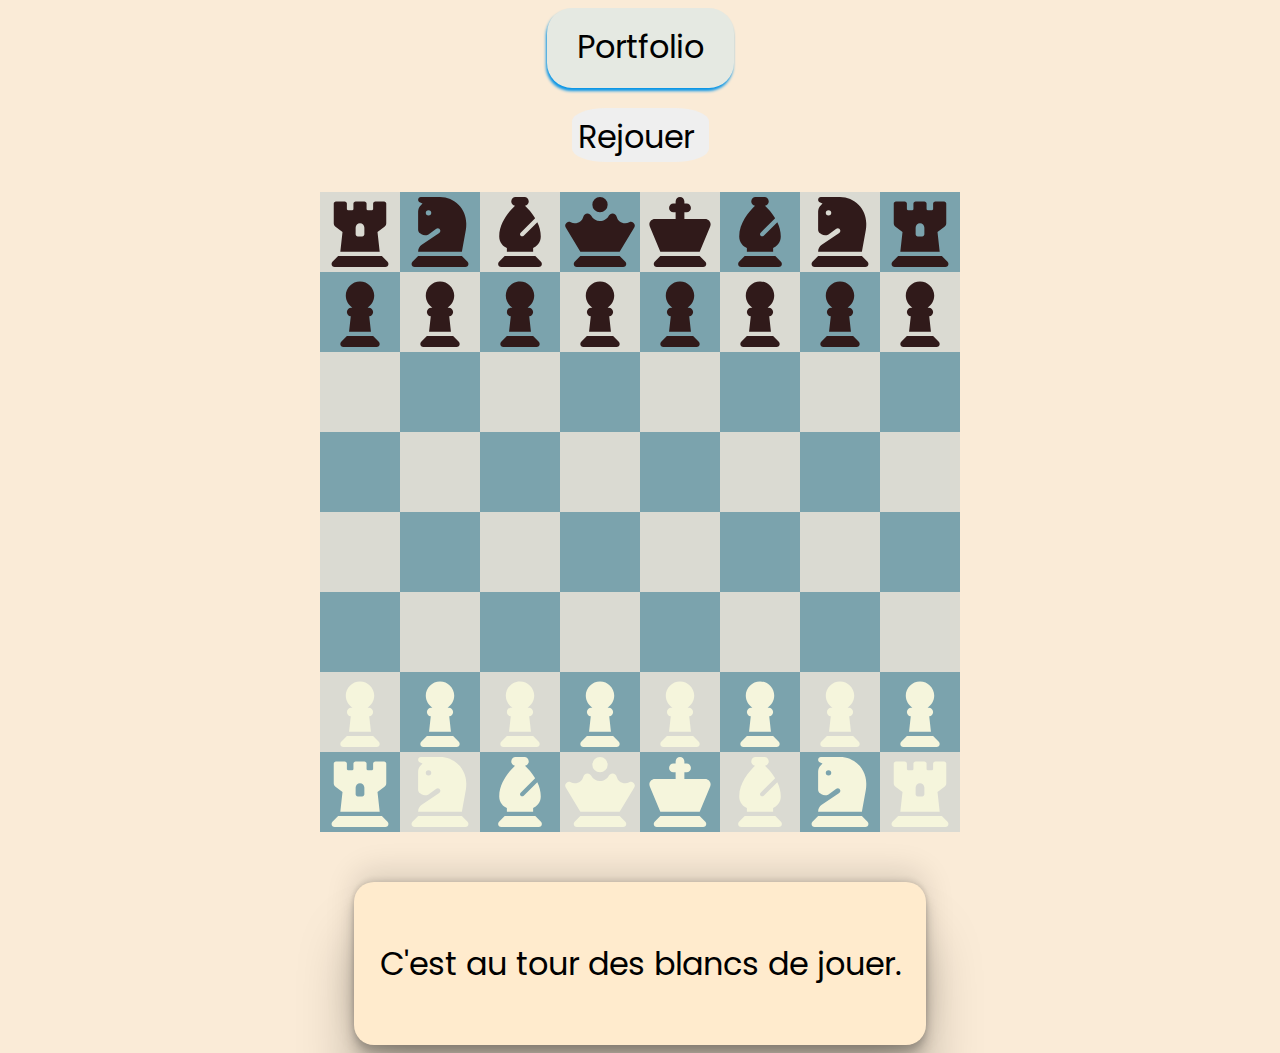
<file: Chess/index.html>
<!DOCTYPE html>
<html lang="en">
<head>
    <meta charset="UTF-8">
    <meta name="viewport" content="width=device-width, initial-scale=1.0">
    <link rel="stylesheet" href="style.css">
    <link rel="icon" href="../img/chess.png">
     <script defer src="piece.js" ></script>
    <script defer src="app.js" ></script>
    <title>Jeu d'echec</title>
    
</head>
<body>
    <a href="https://mohamedguell.github.io/Portfolio/" class="clique"> Portfolio</a>
    	
<input id="refresh" type="button" onclick='window.location.reload(false)' value="Rejouer "/>
 
<div id="gameboard"> 
    <audio id="pieceDsound" src="./sound&image/piece-drop.wav"></audio>
    <audio id="pieceTsound" src="./sound&image/capture.mp3"></audio>
</div>
<div class="txtBox">
    <p >C'est au tour des <span id="player"></span>  de jouer.</p>
    <p id="info-display"></p>
</div>

   

</body>
</html>
</file>
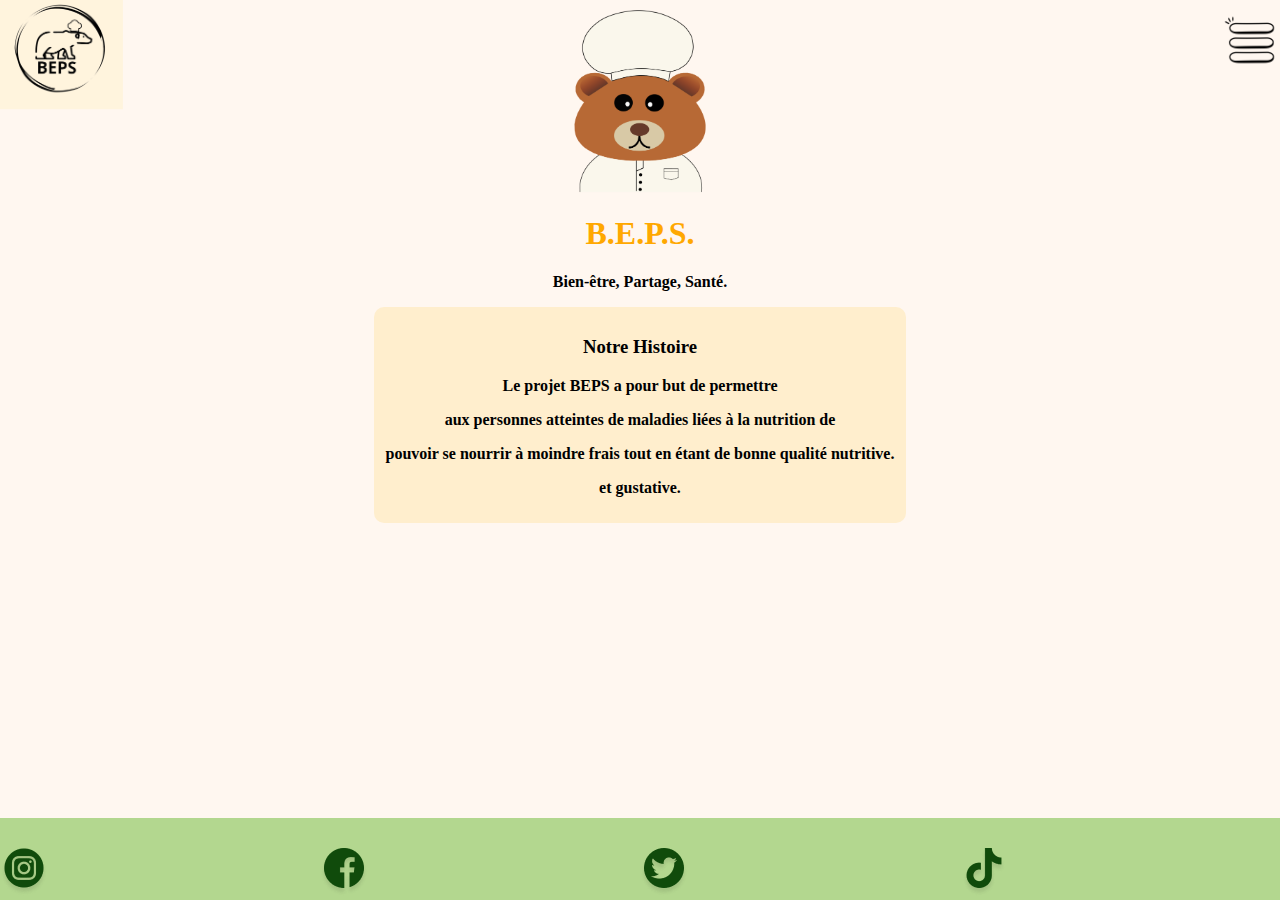
<file: Beps/mainPage.html>
<!DOCTYPE html>
<html lang="en">
<head>
    <meta charset="UTF-8">
    <meta name="viewport" content="width=device-width, initial-scale=1.0">
    <title>BEPS</title>
    <link rel="stylesheet" href="./mainPage.css">
    <link rel="icon" href="./image/teddy_bear.png">
    <script src="./java.js" defer></script>
</head>
<body>
    <div class="Header">
    <a href="https://mohamedguell.github.io/Portfolio/" class="clique"> Portfolio</a>
        <!-- Section maladies -->
        <div class="maladies">
            <a class="clique" href="./diabète/Diabète.html"> <img src="./image/diab-log.png" alt=""> Diabète  </a>
            <a class="clique" href="./Anémie/Anémie.html"><img src="./image/ané-log.png" alt=""> Anémie</a>
        </div>
        <div class="lCen">
            <a href="./mainPage.html"> <img class="Logo" src="./image/logo_ours.png" alt=""> </a>
        </div>
        
        <!-- Section liens -->
        <div class="liens">
            <div class="defil">
                     
                <button class="C"><img src="./image/contact-log.png" alt="">Contact</button> 
                
                    <center>
                        <button class="sousC"><a href="">Tel : +33 951453761</a></button>
                        <button class="sousC"><a href="">Mail : bienetre.partage.sante@gmail.com</a></button>
                    </center>
            </div>
            <a class="clique" href="./Liens-utiles/liensutiles.html"><img src="./image/liens-log.png" alt=""> Liens utiles</a>
            <div class="defil">
                
                        <button class="ML" > <img src="./image/liste-log.png" alt="">Ma liste</button> 
                    <center>
                        <button class="sousML"><a href="">MilleFeuille </a></button>
                        <button class="sousML"><a href="">Salade d'épinard </a></button>
                    </center>
                    
                
            </div>
            
        </div>

        <div class="phoneMenu" >
            
            <ul>
                <li><a href="../index.html">Portfolio</a></li>
                <li><a href="./diabète/Diabète.html">Diabète</a></li>
                <li><a href="./Anémie/Anémie.html">Anémie</a></li>
                <li><a href="#">Contact</a></li>
                <li><a href="./Liens-utiles/liensutiles.html">Liens utiles </a></li>
                <li><a href="#">Ma liste</a></li>
            </ul>
       </div>
       <nav>
            <div class="Hmenu">
                <img src="./image/menu.png" alt="">
              
            </div>
       </nav>
       

    </div>
    <div class="page">
        <!-- Contenu de la page -->
 <!-- Image de l'ourson -->
 <img class="ourson" src="./image/teddy_bear.png" alt="">
    
 <!-- Titre principal -->
 <h1 class="BEPS">B.E.P.S.</h1>

 <!-- Section "Bien-être, Partage, Santé." -->
 <center>
     <p class="Bien"> Bien-être, Partage, Santé.</p>
 </center>

 <!-- Bloc de texte -->
 <div class="blocTxt">
     <!-- Titre -->
     <h3>Notre Histoire</h3>
     <!-- Paragraphe sur l'histoire de BEPS -->
     <p class="projTxt">Le projet BEPS a pour but de permettre</p>
     <p class="projTxt">aux personnes atteintes de maladies liées à la nutrition de</p>         
     <p class="projTxt">pouvoir se nourrir à moindre frais tout en étant de bonne qualité nutritive.</p>        
     <p class="projTxt">et gustative.</p>        
 </div>


    </div>

   
    <!-- Pied de page -->
    <div class="footer">
        <!-- Liens vers les réseaux sociaux -->
        <a class="icon-link" href="https://www.instagram.com/_____beps_____/"><img src="./image/instagram 1.png" alt=""></a>
        <a class="icon-link" href=" https://www.facebook.com/profile.php?id=61553080681782"><img src="./image/facebook 1.png" alt=""></a>
        <a class="icon-link" href=""><img src="./image/twitter 1.png" alt=""></a>
        <a class="icon-link" href=""><img src="./image/tic-tac 1.png" alt=""></a>
    </div>
</body>
</html>
</file>
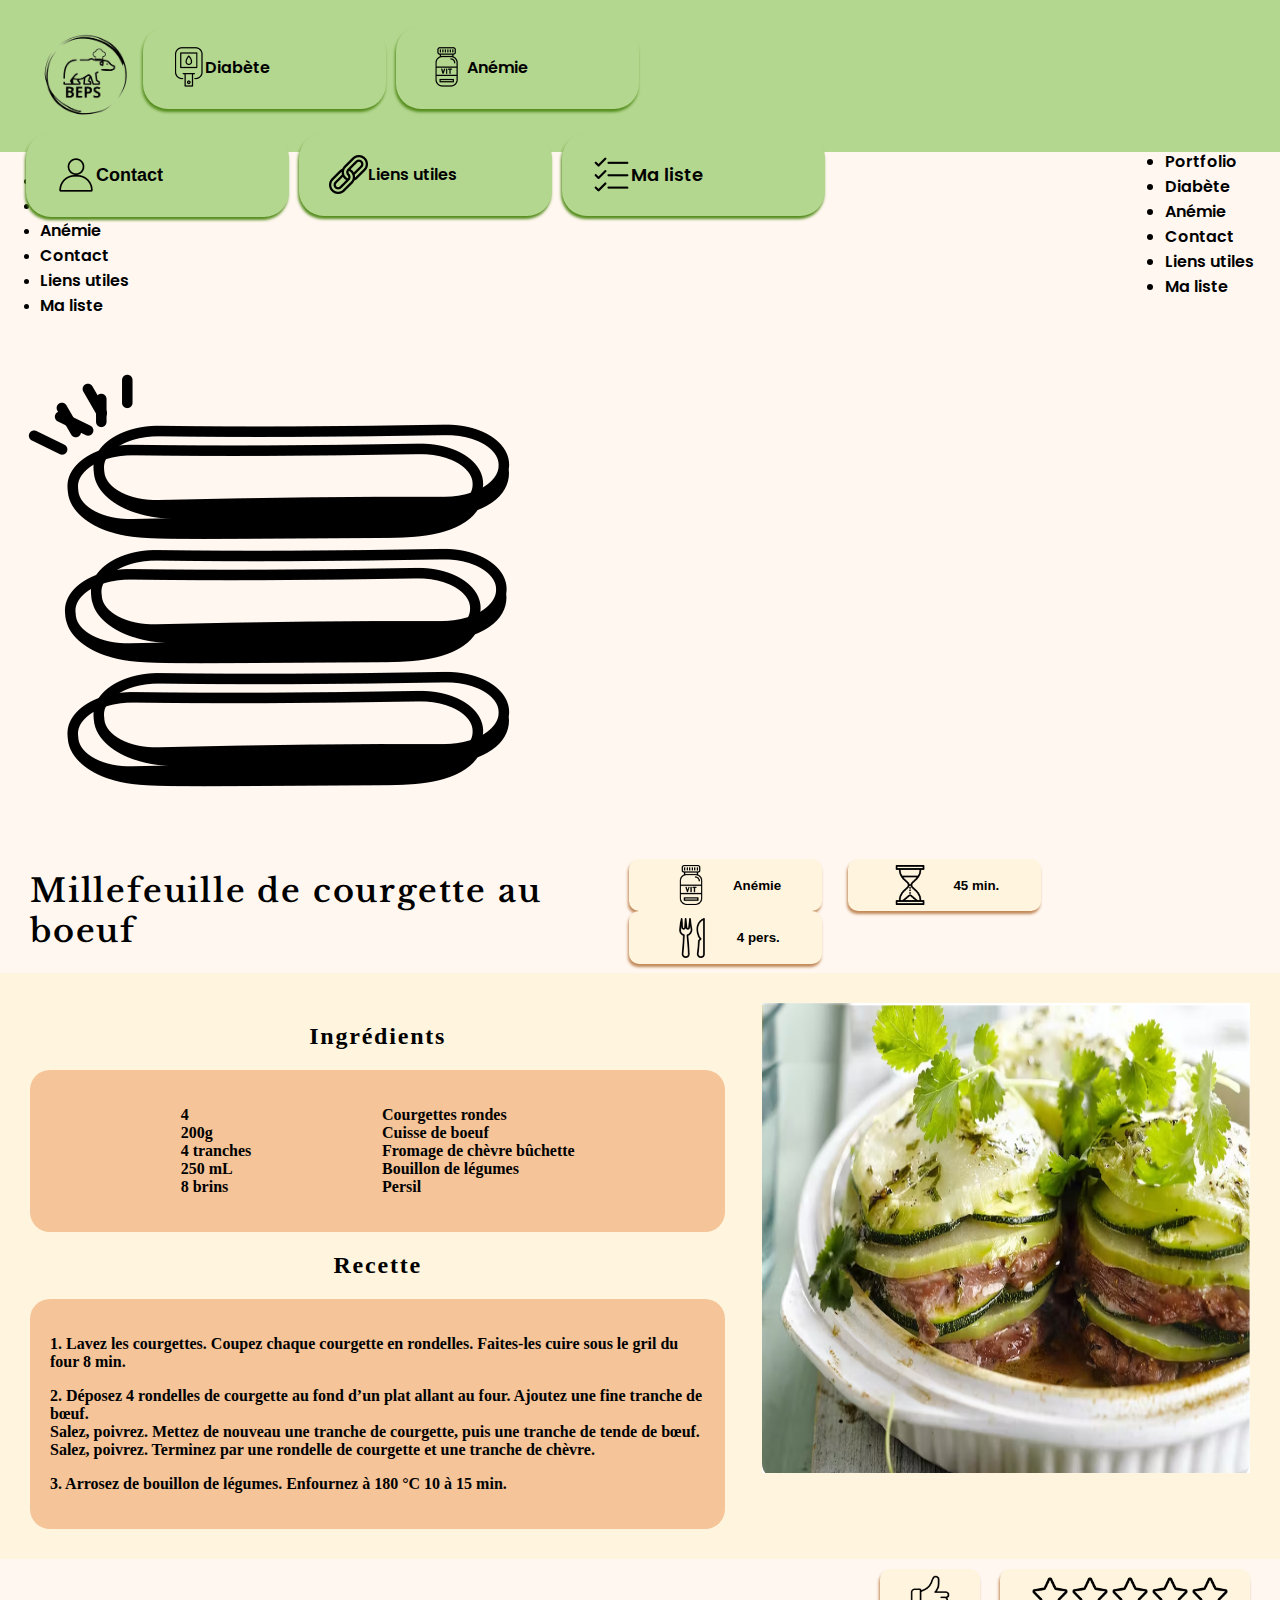
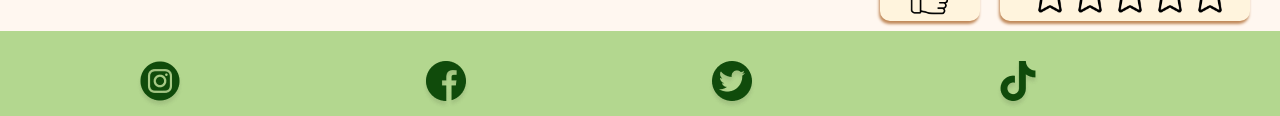
<file: Beps/Anémie/recette3.html>
<!DOCTYPE html>
<html lang="en">
<head>
    <meta charset="UTF-8">
    <meta http-equiv="X-UA-Compatible" content="IE=edge">
    <meta name="viewport" content="width=device-width, initial-scale=1.0">
    <title>Millefeuille de courgette au boeuf</title>
    <link rel="stylesheet" href="stylerecette3.css">
    <script src="scriptrecette1.js" defer></script>
    <script src="../java.js" defer></script>

</head>
              
<div class="Header">
    <!-- Section maladies -->
    <div class="maladies">
        <a href="../mainPage.html"> <img class="Logo" src="../image/logo_ours.png" alt=""> </a>
        <a class="clique" href="../diabète/Diabète.html"> <img src="../image/diab-log.png" alt=""> Diabète  </a>
        <a class="clique" href="./Anémie.html"><img src="../image/ané-log.png" alt=""> Anémie</a>
    </div>
    <!-- Section liens -->
    <div class="liens">
        <div class="defil">
                 
            <button class="C"><img src="../image/contact-log.png" alt="">Contact</button> 
            
                <center>
                    <button class="sousC"><a href="">Tel : +33 951453761</a></button>
                    <button class="sousC"><a href="">Mail : bienetre.partage.sante@gmail.com</a></button>
                </center>
        </div>
        <a class="clique" href="../Liens-utiles/liensutiles.html"><img src="../image/liens-log.png" alt=""> Liens utiles</a>
        <div class="defil">
            
                    <button class="ML" > <img src="../image/liste-log.png" alt="">Ma liste</button> 
                <center>
                    <button class="sousML"><a href="">MilleFeuille </a></button>
                    <button class="sousML"><a href="">Salade d'épinard </a></button>
                </center>
                
            
        </div>
        
    </div>


<div class="phoneMenu" >
    
    <ul>
        <li><a href="../../index.html">Portfolio</a></li>
        <li><a href="../diabète/Diabète.html">Diabète</a></li>
        <li><a href="../Anémie/Anémie.html">Anémie</a></li>
        <li><a href="#">Contact</a></li>
        <li><a href="../Liens-utiles/liensutiles.html">Liens utiles </a></li>
        <li><a href="#">Ma liste</a></li>
    </ul>
</div>
<nav>
    <div class="Hmenu">
        <img src="../image/menu.png" alt="">
      
    </div>
</nav>
</div>
<div class="phoneMenu" >
       
    <ul>
        <li><a href="../index.html">Portfolio</a></li>
        <li><a href="./diabète/Diabète.html">Diabète</a></li>
        <li><a href="./Anémie/Anémie.html">Anémie</a></li>
        <li><a href="#">Contact</a></li>
        <li><a href="./Liens-utiles/liensutiles.html">Liens utiles </a></li>
        <li><a href="#">Ma liste</a></li>
    </ul>
</div>
<nav>
    <div class="Hmenu">
        <img src="../image/menu.png" alt="">
      
    </div>
</nav>

<div class="page">
<div class="titrerecette">
    <h1>Millefeuille de courgette au boeuf</h1>
    <div class="inforecette">
        <button><img class="imagerecette" src="../image/vitamines noir.png" alt=""> Anémie</button>
        <button><img class="imagerecette" src="../image/sablier noir.png" alt=""> 45 min.</button>
        <button><img class="imagerecette" src="../image/couverts noirs.png" alt=""> 4 pers.</button>
    </div>
</div>

<div class="recette">
    <div class="blocgauche">
        <div class="blochaut">
            <h2>Ingrédients</h2>
            <div class="blocingredient">
                <div class="quantite">
                    <p>4 <br>200g <br>4 tranches <br>250 mL <br>8 brins</p>
                </div>
                <div class="ingredient1">
                    <p>Courgettes rondes <br>Cuisse de boeuf <br>Fromage de chèvre bûchette <br>Bouillon de légumes <br>Persil</p>
                </div>
            </div>
        </div>


        <div class="blocbas">
            <h2>Recette</h2>
            <div class="blocrecette">
                <div class="etape">
                <p>1. Lavez les courgettes. Coupez chaque courgette en rondelles. Faites-les cuire sous le gril du four 8 min.</p><p>2. Déposez 4 rondelles de courgette au fond d’un plat allant au four. Ajoutez une fine tranche de bœuf. <br>Salez, poivrez. Mettez de nouveau une tranche de courgette, puis une tranche de tende de bœuf. Salez, poivrez. Terminez par une rondelle de courgette et une tranche de chèvre. </p><p>3. Arrosez de bouillon de légumes. Enfournez à 180 °C 10 à 15 min.</p>
                </div>
            </div>
        </div>
    </div>

<img class="photorecette" src="../image/millefeuillecourgette.png" alt="">
</div>
<div class="ligne"> 

<div class="basrecette">
    <button class="like" id="likeButton">
        <img class="imagerecette" src="../image/jaime.png" alt="" id="likeIcon">
    </button>

    <button class="etoile" id="etoileButton">
        <img class="star" src="../image/etoilevide.png" alt="">
        <img class="star" src="../image/etoilevide.png" alt="">
        <img class="star" src="../image/etoilevide.png" alt="">
        <img class="star" src="../image/etoilevide.png" alt="">
        <img class="star" src="../image/etoilevide.png" alt="">
      </button>



</div>
</div>
<div class="footer">
    <!-- Liens vers les réseaux sociaux -->
    <a class="icon-link" href="https://www.instagram.com/_____beps_____/"><img src="../image/instagram 1.png" alt=""></a>
    <a class="icon-link" href=" https://www.facebook.com/profile.php?id=61553080681782"><img src="../image/facebook 1.png" alt=""></a>
    <a class="icon-link" href=""><img src="../image/twitter 1.png" alt=""></a>
    <a class="icon-link" href=""><img src="../image/tic-tac 1.png" alt=""></a>
</div>
</div>


    
</body>
</html>
</file>
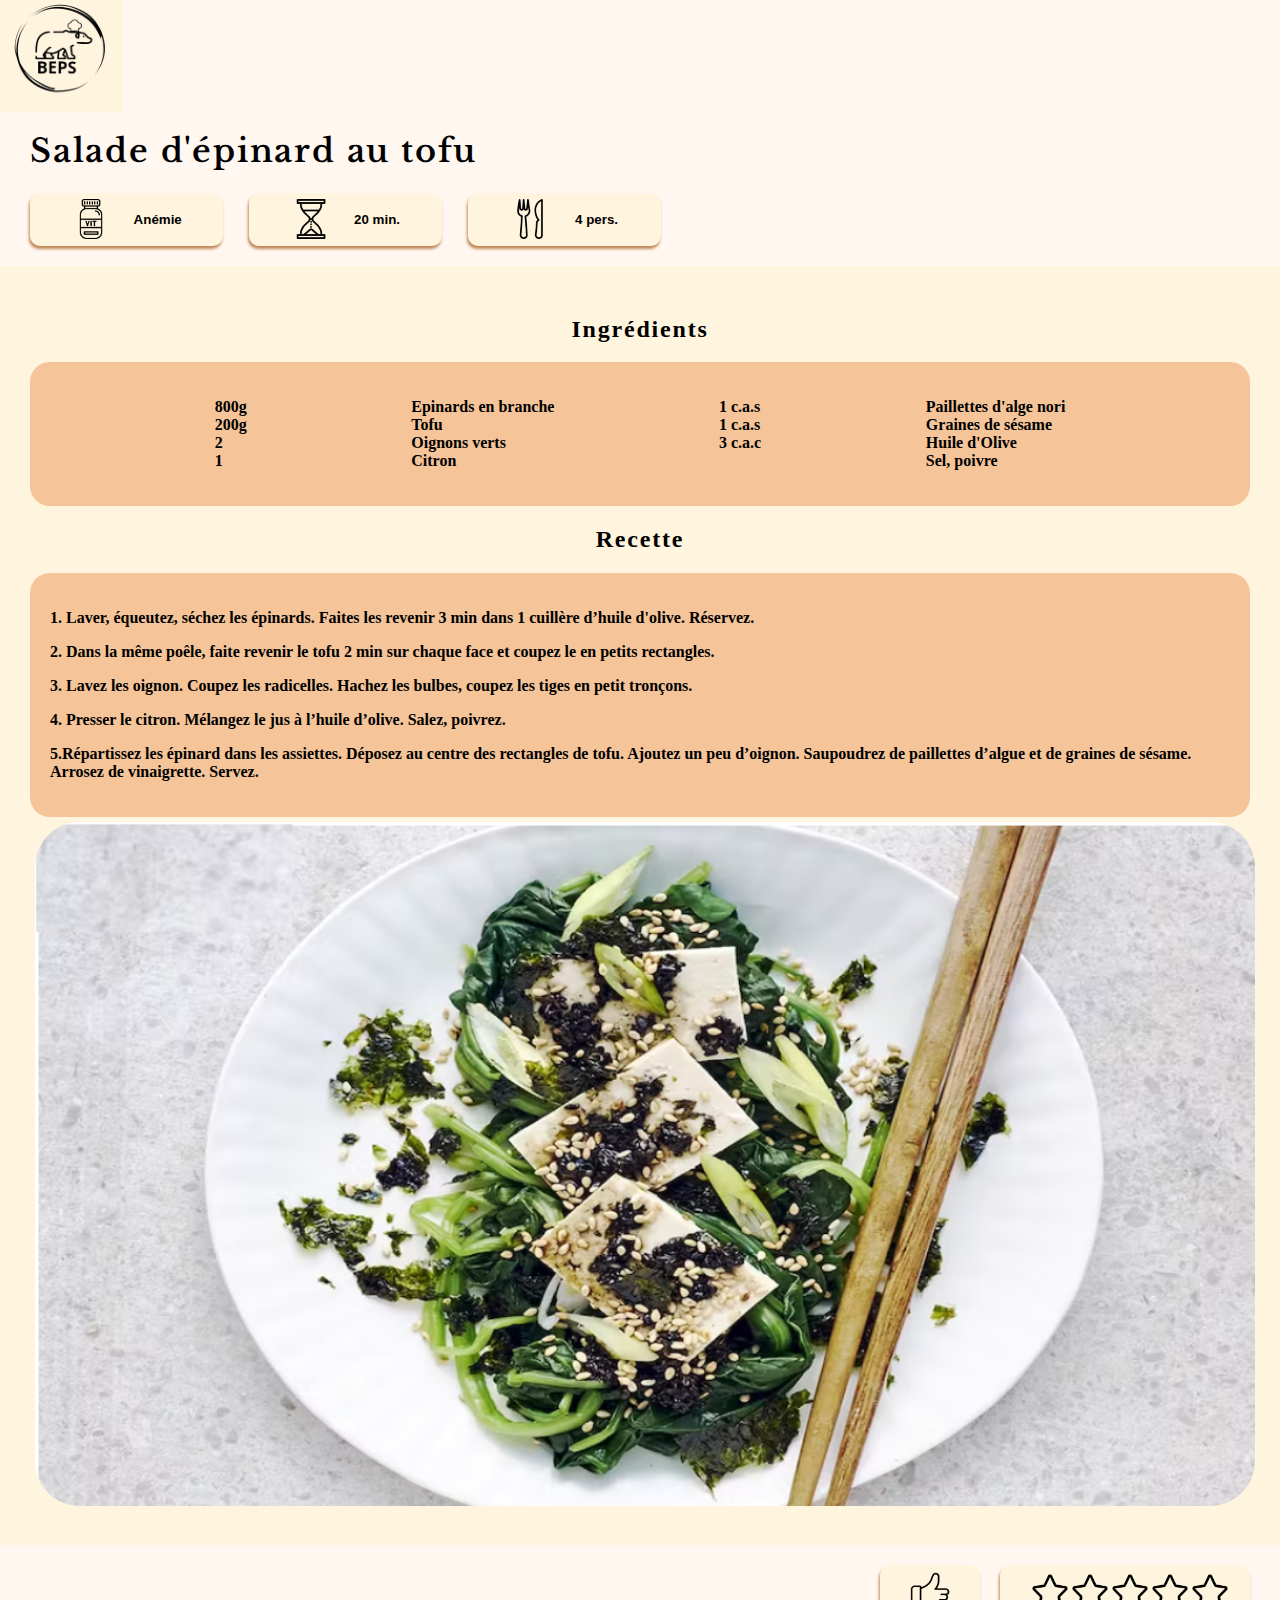
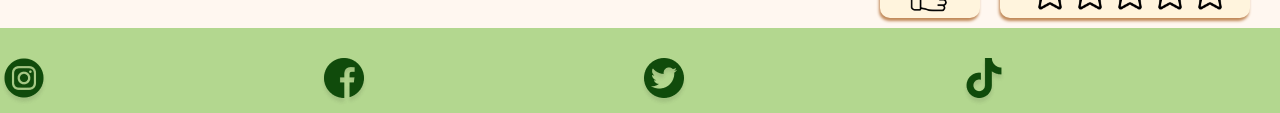
<file: Beps/Anémie/recette4.html>
<!DOCTYPE html>
<html lang="en">
<head>
    <meta charset="UTF-8">
    <meta http-equiv="X-UA-Compatible" content="IE=edge">
    <meta name="viewport" content="width=device-width, initial-scale=1.0">
    <title>Salade d'épinard au tofu</title>
    <link rel="stylesheet" href="stylerecette4.css">
    <script src="scriptrecette1.js" defer></script>

</head>

<body>
    <div class="Header">
        <!-- Section maladies -->
        <div class="maladies">
            <a href="../mainPage.html"> <img class="Logo" src="../image/logo_ours.png" alt=""> </a>
            <a class="clique" href="../diabète/Diabète.html"> <img src="../image/diab-log.png" alt=""> Diabète  </a>
            <a class="clique" href="../Anémie/Anémie.html"><img src="../image/ané-log.png" alt=""> Anémie</a>
        </div>
        <!-- Section liens -->
        <div class="liens">
            <div class="defil">
                     
                <button class="C"><img src="../image/contact-log.png" alt="">Contact</button> 
                
                    <center>
                        <button class="sousC"><a href="">Tel : +33 951453761</a></button>
                        <button class="sousC"><a href="">Mail : bienetre.partage.sante@gmail.com</a></button>
                    </center>
            </div>
            <a class="clique" href="../Liens utiles/liensutiles.html"><img src="../image/liens-log.png" alt=""> Liens utiles</a>
            <div class="defil">
                
                        <button class="ML" > <img src="../image/liste-log.png" alt="">Ma liste</button> 
                    <center>
                        <button class="sousML"><a href="">MilleFeuille </a></button>
                        <button class="sousML"><a href="">Salade d'épinard </a></button>
                    </center>
                    
                
            </div>
            
        </div>
    </div>
    
    <div class="titrerecette">
        <h1>Salade d'épinard au tofu</h1>
        <div class="inforecette">
            <button><img class="imagerecette" src="../image/vitamines noir.png" alt=""> Anémie</button>
            <button><img class="imagerecette" src="../image/sablier noir.png" alt=""> 20 min.</button>
            <button><img class="imagerecette" src="../image/couverts noirs.png" alt=""> 4 pers.</button>
        </div>
    </div>
    
    <div class="recette">
        <div class="blocgauche">
            <div class="blochaut">
                <h2>Ingrédients</h2>
                <div class="blocingredient">
                    <div class="quantite">
                        <p>800g <br>200g <br>2 <br>1 </p>
                    </div>
                    <div class="ingredient1">
                        <p>Epinards en branche <br>Tofu <br>Oignons verts <br>Citron</p>
                    </div>
                    <div class="quantite">
                        <p>1 c.a.s <br>1 c.a.s <br>3 c.a.c </p>
                    </div>
                    <div class="ingredient2">
                        <p>Paillettes d'alge nori <br>Graines de sésame <br>Huile d'Olive <br>Sel, poivre</p>
                    </div>
                </div>
            </div>
    
    
            <div class="blocbas">
                <h2>Recette</h2>
                <div class="blocrecette">
                    <div class="etape">
                    <p>1. Laver, équeutez, séchez les épinards. Faites les revenir 3 min dans 1 cuillère d’huile d'olive. Réservez.</p><p>2. Dans la même poêle, faite revenir le tofu 2 min sur chaque face et coupez le en petits rectangles.</p><p>3. Lavez les oignon. Coupez les radicelles. Hachez les bulbes, coupez les tiges en petit tronçons.</p><p>4. Presser le citron. Mélangez le jus à l’huile d’olive. Salez, poivrez.</p><p>5.Répartissez les épinard dans les assiettes. Déposez au centre des rectangles de tofu. Ajoutez un peu d’oignon. Saupoudrez de paillettes d’algue et de graines de sésame. Arrosez de vinaigrette. Servez.</p>
                    </div>
                </div>
            </div>
        </div>
    
    <img class="photorecette" src="../image/pppp.png" alt="">
    </div>
    
    <div class="basrecette">
        <button class="like" id="likeButton">
            <img class="imagerecette" src="../image/jaime.png" alt="" id="likeIcon">
        </button>

        <button class="etoile" id="etoileButton">
            <img class="star" src="../image/etoilevide.png" alt="">
            <img class="star" src="../image/etoilevide.png" alt="">
            <img class="star" src="../image/etoilevide.png" alt="">
            <img class="star" src="../image/etoilevide.png" alt="">
            <img class="star" src="../image/etoilevide.png" alt="">
          </button>


       
    </div>

    <div class="footer">
        <!-- Liens vers les réseaux sociaux -->
        <a class="icon-link" href="https://www.instagram.com/_____beps_____/"><img src="../image/instagram 1.png" alt=""></a>
        <a class="icon-link" href=" https://www.facebook.com/profile.php?id=61553080681782"><img src="../image/facebook 1.png" alt=""></a>
        <a class="icon-link" href=""><img src="../image/twitter 1.png" alt=""></a>
        <a class="icon-link" href=""><img src="../image/tic-tac 1.png" alt=""></a>
    </div>

</body>
</html>
</file>
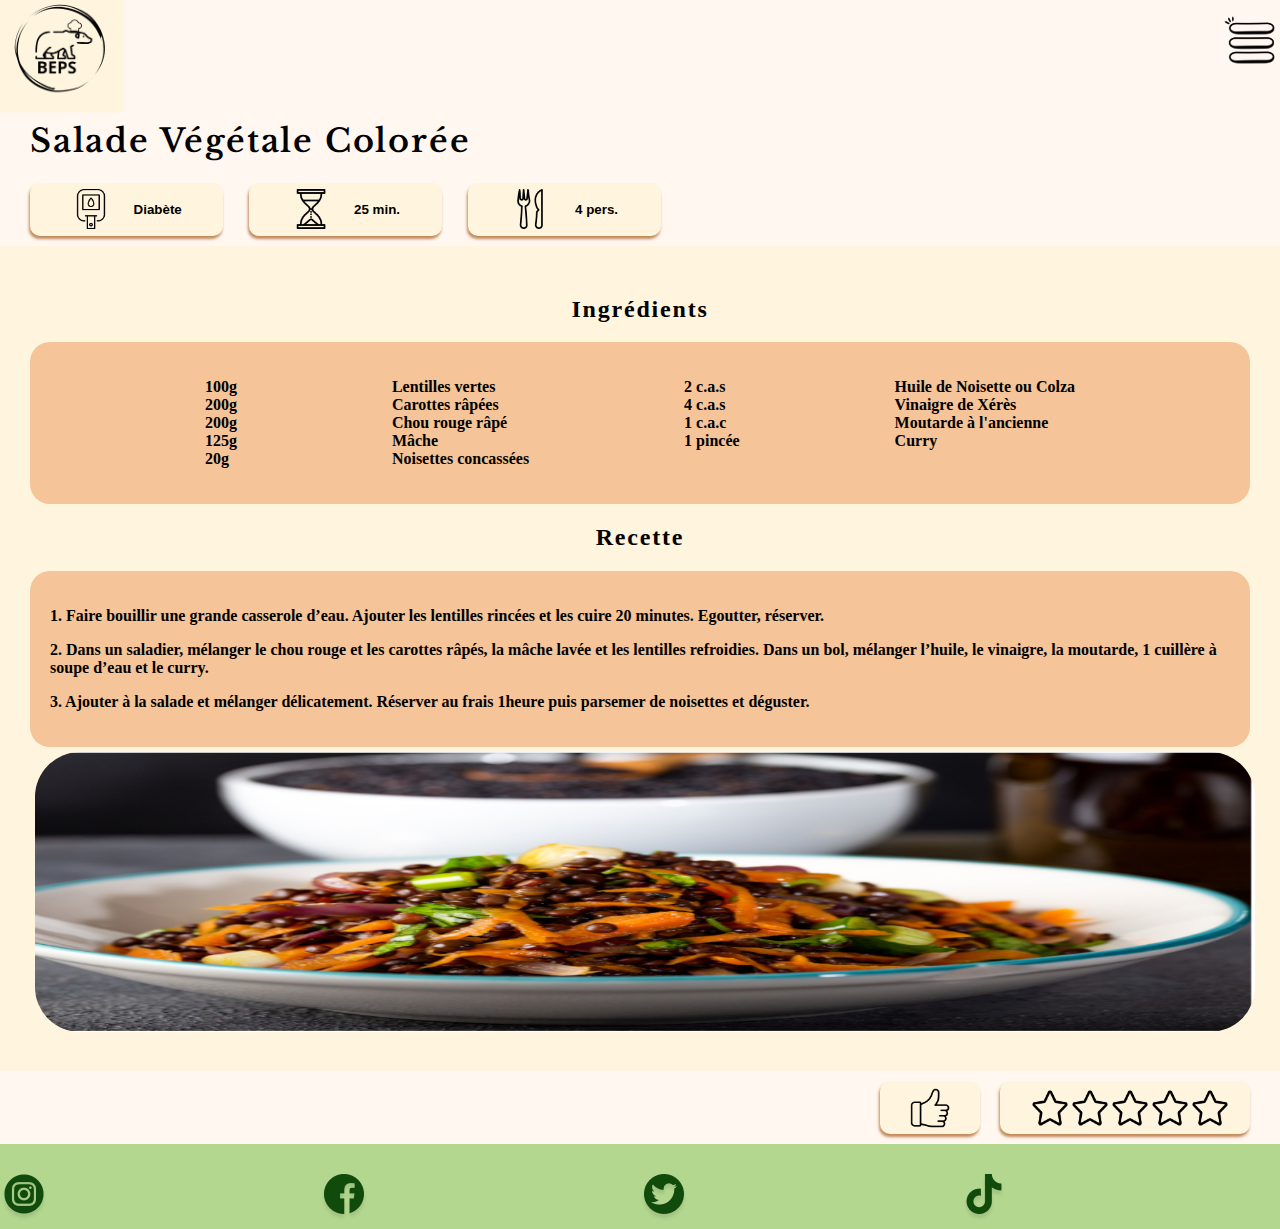
<file: Beps/diabète/recette1.html>
<!DOCTYPE html>
<html lang="en">
<head>
    <meta charset="UTF-8">
    <meta http-equiv="X-UA-Compatible" content="IE=edge">
    <meta name="viewport" content="width=device-width, initial-scale=1.0">
    <title>Salade Végétale Colorée</title>
    <link rel="stylesheet" href="stylerecette1.css">
    <script src="scriptrecette1.js" defer></script>
    <script src="../java.js" defer></script>

</head>


<body>
    <div class="Header">
        <!-- Section maladies -->
        <div class="maladies">
            <a href="../mainPage.html"> <img class="Logo" src="../image/logo_ours.png" alt=""> </a>
            <a class="clique" href="./Diabète.html"> <img src="../image/diab-log.png" alt=""> Diabète  </a>
            <a class="clique" href="./Anémie.html"><img src="../image/ané-log.png" alt=""> Anémie</a>
        </div>
        <!-- Section liens -->
        <div class="liens">
            <div class="defil">
                     
                <button class="C"><img src="../image/contact-log.png" alt="">Contact</button> 
                
                    <center>
                        <button class="sousC"><a href="">Tel : +33 951453761</a></button>
                        <button class="sousC"><a href="">Mail : bienetre.partage.sante@gmail.com</a></button>
                    </center>
            </div>
            <a class="clique" href="../Liens-utiles/liensutiles.html"><img src="../image/liens-log.png" alt=""> Liens utiles</a>
            <div class="defil">
                
                        <button class="ML" > <img src="../image/liste-log.png" alt="">Ma liste</button> 
                    <center>
                        <button class="sousML"><a href="">MilleFeuille </a></button>
                        <button class="sousML"><a href="">Salade d'épinard </a></button>
                    </center>
                    
                
            </div>
            
        </div>
    
    
    <div class="phoneMenu" >
        
        <ul>
            <li><a href="../../index.html">Portfolio</a></li>
            <li><a href="../diabète/Diabète.html">Diabète</a></li>
            <li><a href="../Anémie/Anémie.html">Anémie</a></li>
            <li><a href="#">Contact</a></li>
            <li><a href="../Liens-utiles/liensutiles.html">Liens utiles </a></li>
            <li><a href="#">Ma liste</a></li>
        </ul>
    </div>
    <nav>
        <div class="Hmenu">
            <img src="../image/menu.png" alt="">
          
        </div>
    </nav>
    </div>
    <div class="phoneMenu" >
           
        <ul>
            <li><a href="../index.html">Portfolio</a></li>
            <li><a href="./diabète/Diabète.html">Diabète</a></li>
            <li><a href="./Anémie/Anémie.html">Anémie</a></li>
            <li><a href="#">Contact</a></li>
            <li><a href="./Liens-utiles/liensutiles.html">Liens utiles </a></li>
            <li><a href="#">Ma liste</a></li>
        </ul>
    </div>
    <nav>
        <div class="Hmenu">
            <img src="../image/menu.png" alt="">
          
        </div>
    </nav>

   <div class="page">
    <div class="titrerecette">
        <h1>Salade Végétale Colorée</h1>
        <div class="inforecette">
            <button><img class="imagerecette" src="../image/Diabete noir.png" alt=""> Diabète</button>
            <button><img class="imagerecette" src="../image/sablier noir.png" alt=""> 25 min.</button>
            <button><img class="imagerecette" src="../image/couverts noirs.png" alt=""> 4 pers.</button>
        </div>
    </div>

    <div class="recette">
        <div class="blocgauche">
            <div class="blochaut">
                <h2>Ingrédients</h2>
                <div class="blocingredient">
                    <div class="quantite">
                        <p>100g <br>200g <br>200g <br>125g <br>20g</p>
                    </div>
                    <div class="ingredient1">
                        <p>Lentilles vertes <br>Carottes râpées <br>Chou rouge râpé <br>Mâche <br>Noisettes concassées</p>
                    </div>
                    <div class="quantite">
                        <p>2 c.a.s <br>4 c.a.s <br>1 c.a.c <br>1 pincée</p> 
                    </div>
                    <div class="ingredient2">
                        <p>Huile de Noisette ou Colza <br>Vinaigre de Xérès <br>Moutarde à l'ancienne <br>Curry</p>
                    </div>
                </div>
            </div>


            <div class="blocbas">
                <h2>Recette</h2>
                <div class="blocrecette">
                    <div class="etape">
                    <p>1. Faire bouillir une grande casserole d’eau. Ajouter les lentilles rincées et les cuire 20 minutes. Egoutter, réserver.</p><p>2. Dans un saladier, mélanger le chou rouge et les carottes râpés, la mâche lavée et les lentilles refroidies. Dans un bol, mélanger l’huile, le vinaigre, la moutarde, 1 cuillère à soupe d’eau et le curry. </p><p>3. Ajouter à la salade et mélanger délicatement. Réserver au frais 1heure puis parsemer de noisettes et déguster.</p>
                    </div>
                </div>
            </div>
        </div>
    
    <img class="photorecette" src="../image/SaladeColorée.png" alt="">
    </div>





    <div class="basrecette">
        <button class="like" id="likeButton">
            <img class="imagerecette" src="../image/jaime.png" alt="" id="likeIcon">
        </button>

        <button class="etoile" id="etoileButton">
            <img class="star" src="../image/etoilevide.png" alt="">
            <img class="star" src="../image/etoilevide.png" alt="">
            <img class="star" src="../image/etoilevide.png" alt="">
            <img class="star" src="../image/etoilevide.png" alt="">
            <img class="star" src="../image/etoilevide.png" alt="">
          </button>

    </div>
</div>
    <div class="footer">
        <!-- Liens vers les réseaux sociaux -->
        <a class="icon-link" href="https://www.instagram.com/_____beps_____/"><img src="../image/instagram 1.png" alt=""></a>
        <a class="icon-link" href=" https://www.facebook.com/profile.php?id=61553080681782"><img src="../image/facebook 1.png" alt=""></a>
        <a class="icon-link" href=""><img src="../image/twitter 1.png" alt=""></a>
        <a class="icon-link" href=""><img src="../image/tic-tac 1.png" alt=""></a>
    </div>
    


</body>
</html>
</file>
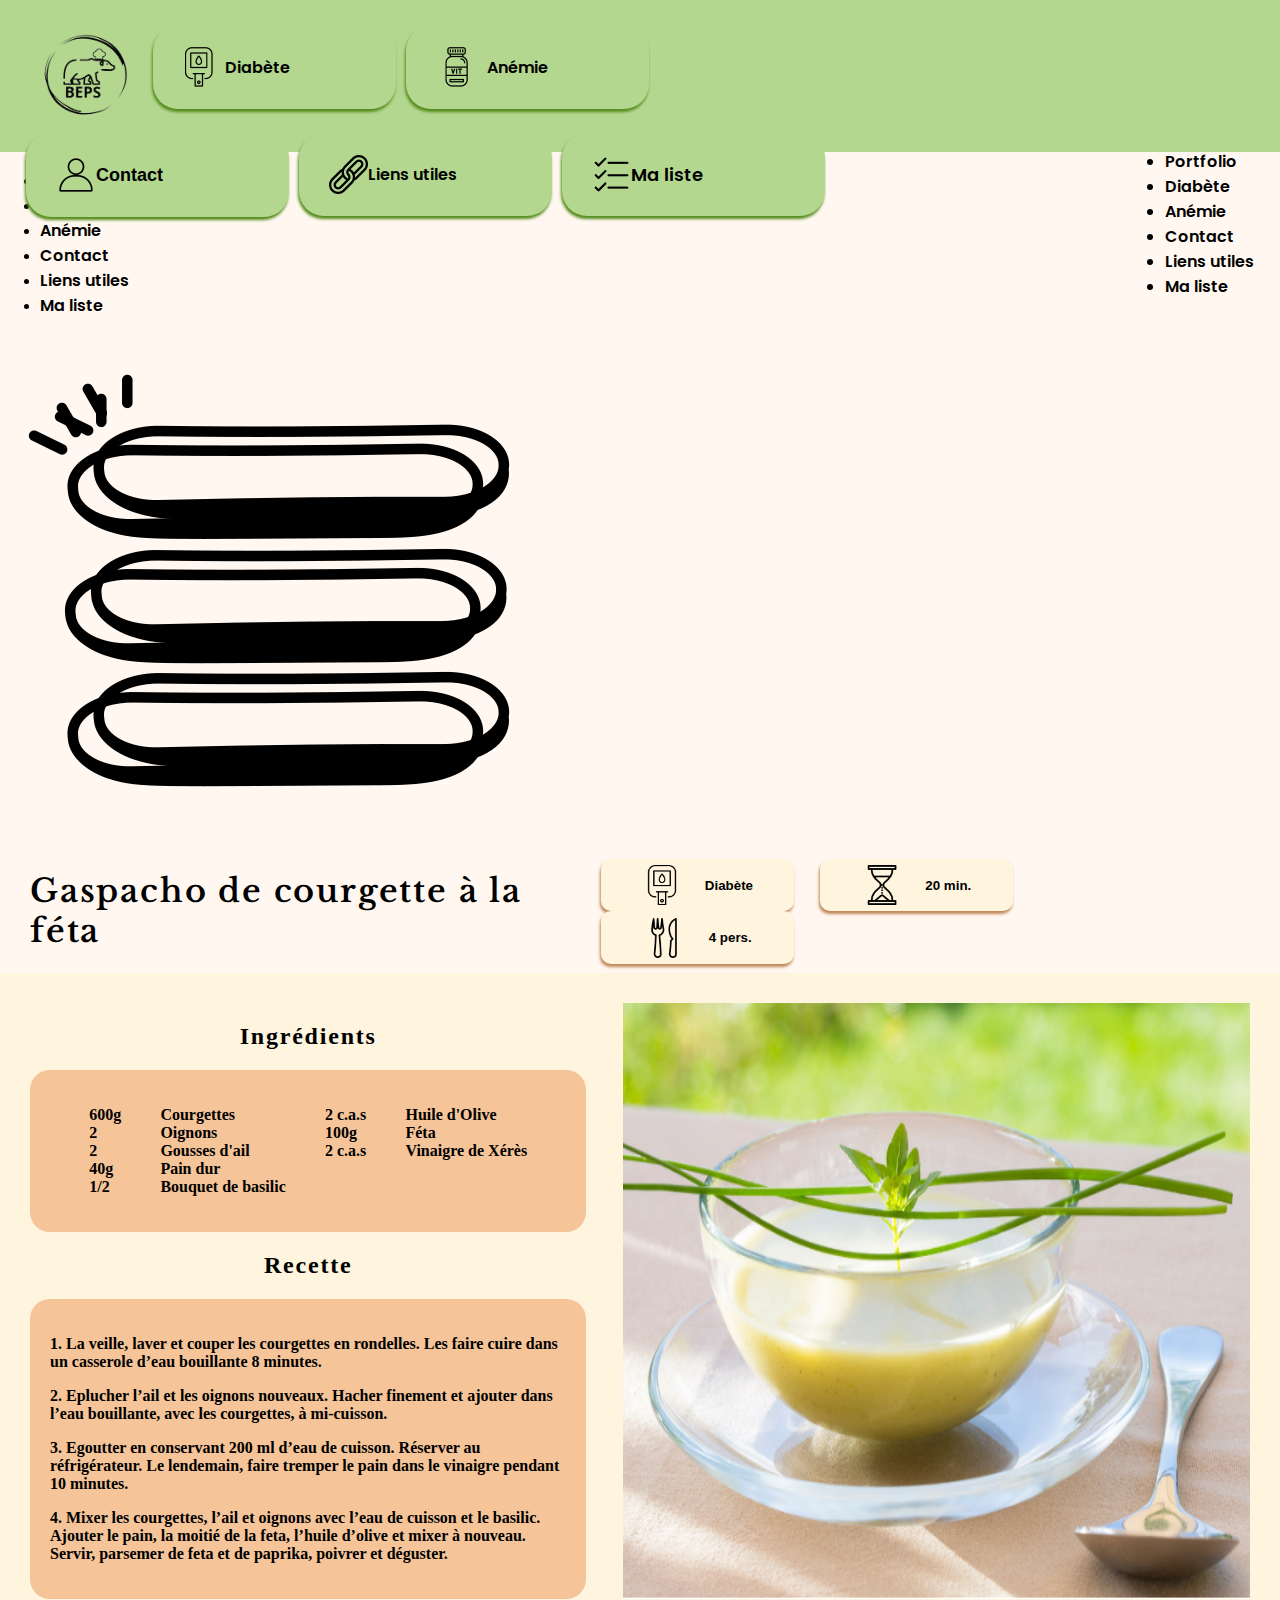
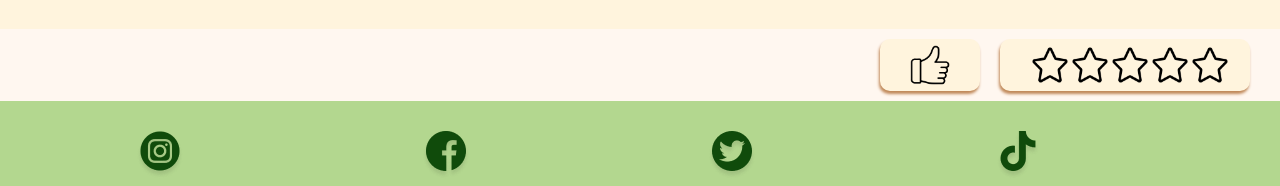
<file: Beps/diabète/recette2.html>
<!DOCTYPE html>
<html lang="en">
<head>
    <meta charset="UTF-8">
    <meta http-equiv="X-UA-Compatible" content="IE=edge">
    <meta name="viewport" content="width=device-width, initial-scale=1.0">
    <title>Gaspacho de courgette à la féta</title>
    <link rel="stylesheet" href="stylerecette2.css">
    <script src="scriptrecette1.js" defer></script>
    <script src="../java.js" defer></script>

</head>

<body>
    <div class="Header">
        <!-- Section maladies -->
        <div class="maladies">
            <a href="../mainPage.html"> <img class="Logo" src="../image/logo_ours.png" alt=""> </a>
            <a class="clique" href="./Diabète.html"> <img src="../image/diab-log.png" alt=""> Diabète  </a>
            <a class="clique" href="./Anémie.html"><img src="../image/ané-log.png" alt=""> Anémie</a>
        </div>
        <!-- Section liens -->
        <div class="liens">
            <div class="defil">
                     
                <button class="C"><img src="../image/contact-log.png" alt="">Contact</button> 
                
                    <center>
                        <button class="sousC"><a href="">Tel : +33 951453761</a></button>
                        <button class="sousC"><a href="">Mail : bienetre.partage.sante@gmail.com</a></button>
                    </center>
            </div>
            <a class="clique" href="../Liens-utiles/liensutiles.html"><img src="../image/liens-log.png" alt=""> Liens utiles</a>
            <div class="defil">
                
                        <button class="ML" > <img src="../image/liste-log.png" alt="">Ma liste</button> 
                    <center>
                        <button class="sousML"><a href="">MilleFeuille </a></button>
                        <button class="sousML"><a href="">Salade d'épinard </a></button>
                    </center>
                    
                
            </div>
            
        </div>
    
    
    <div class="phoneMenu" >
        
        <ul>
            <li><a href="../../index.html">Portfolio</a></li>
            <li><a href="../diabète/Diabète.html">Diabète</a></li>
            <li><a href="../Anémie/Anémie.html">Anémie</a></li>
            <li><a href="#">Contact</a></li>
            <li><a href="../Liens-utiles/liensutiles.html">Liens utiles </a></li>
            <li><a href="#">Ma liste</a></li>
        </ul>
    </div>
    <nav>
        <div class="Hmenu">
            <img src="../image/menu.png" alt="">
          
        </div>
    </nav>
    </div>
    <div class="phoneMenu" >
           
        <ul>
            <li><a href="../index.html">Portfolio</a></li>
            <li><a href="./diabète/Diabète.html">Diabète</a></li>
            <li><a href="./Anémie/Anémie.html">Anémie</a></li>
            <li><a href="#">Contact</a></li>
            <li><a href="./Liens-utiles/liensutiles.html">Liens utiles </a></li>
            <li><a href="#">Ma liste</a></li>
        </ul>
    </div>
    <nav>
        <div class="Hmenu">
            <img src="../image/menu.png" alt="">
          
        </div>
    </nav>
   <div class="page">
    <div class="titrerecette">
        <h1>Gaspacho de courgette à la féta</h1>
        <div class="inforecette">
            <button><img class="imagerecette" src="../image/Diabete noir.png" alt=""> Diabète</button>
            <button><img class="imagerecette" src="../image/sablier noir.png" alt=""> 20 min.</button>
            <button><img class="imagerecette" src="../image/couverts noirs.png" alt=""> 4 pers.</button>
        </div>
    </div>

    <div class="recette">
        <div class="blocgauche">
            <div class="blochaut">
                <h2>Ingrédients</h2>
                <div class="blocingredient">
                    <div class="quantite">
                        <p>600g <br>2 <br>2 <br>40g <br>1/2</p>
                    </div>
                    <div class="ingredient1">
                        <p>Courgettes <br>Oignons <br>Gousses d'ail <br>Pain dur <br>Bouquet de basilic</p>
                    </div>
                    <div class="quantite">
                        <p>2 c.a.s <br>100g <br>2 c.a.s</p> 
                    </div>
                    <div class="ingredient2">
                        <p>Huile d'Olive<br>Féta <br>Vinaigre de Xérès</p>
                    </div>
                </div>
            </div>


            <div class="blocbas">
                <h2>Recette</h2>
                <div class="blocrecette">
                    <div class="etape">
                    <p>1. La veille, laver et couper les courgettes en rondelles. Les faire cuire dans un casserole d’eau bouillante 8 minutes.</p><p>2. Eplucher l’ail et les oignons nouveaux. Hacher finement et ajouter dans l’eau bouillante, avec les courgettes, à mi-cuisson. </p><p>3. Egoutter en conservant 200 ml d’eau de cuisson. Réserver au réfrigérateur. Le lendemain, faire tremper le pain dans le vinaigre pendant 10 minutes.</p><p>4. Mixer les courgettes, l’ail et oignons avec l’eau de cuisson et le basilic. Ajouter le pain, la moitié de la feta, l’huile d’olive et mixer à nouveau. Servir, parsemer de feta et de paprika, poivrer et déguster.</p>
                    </div>
                </div>
            </div>
        </div>
    
    <img class="photorecette" src="../image/gaspacho.png" alt="">
    </div>

    <div class="basrecette">
        <button class="like" id="likeButton">
            <img class="imagerecette" src="../image/jaime.png" alt="" id="likeIcon">
        </button>

        <button class="etoile" id="etoileButton">
            <img class="star" src="../image/etoilevide.png" alt="">
            <img class="star" src="../image/etoilevide.png" alt="">
            <img class="star" src="../image/etoilevide.png" alt="">
            <img class="star" src="../image/etoilevide.png" alt="">
            <img class="star" src="../image/etoilevide.png" alt="">
          </button>


    </div>
</div>

    <div class="footer">
        <!-- Liens vers les réseaux sociaux -->
        <a class="icon-link" href="https://www.instagram.com/_____beps_____/"><img src="../image/instagram 1.png" alt=""></a>
        <a class="icon-link" href=" https://www.facebook.com/profile.php?id=61553080681782"><img src="../image/facebook 1.png" alt=""></a>
        <a class="icon-link" href=""><img src="../image/twitter 1.png" alt=""></a>
        <a class="icon-link" href=""><img src="../image/tic-tac 1.png" alt=""></a>
    </div>


</body>
</file>
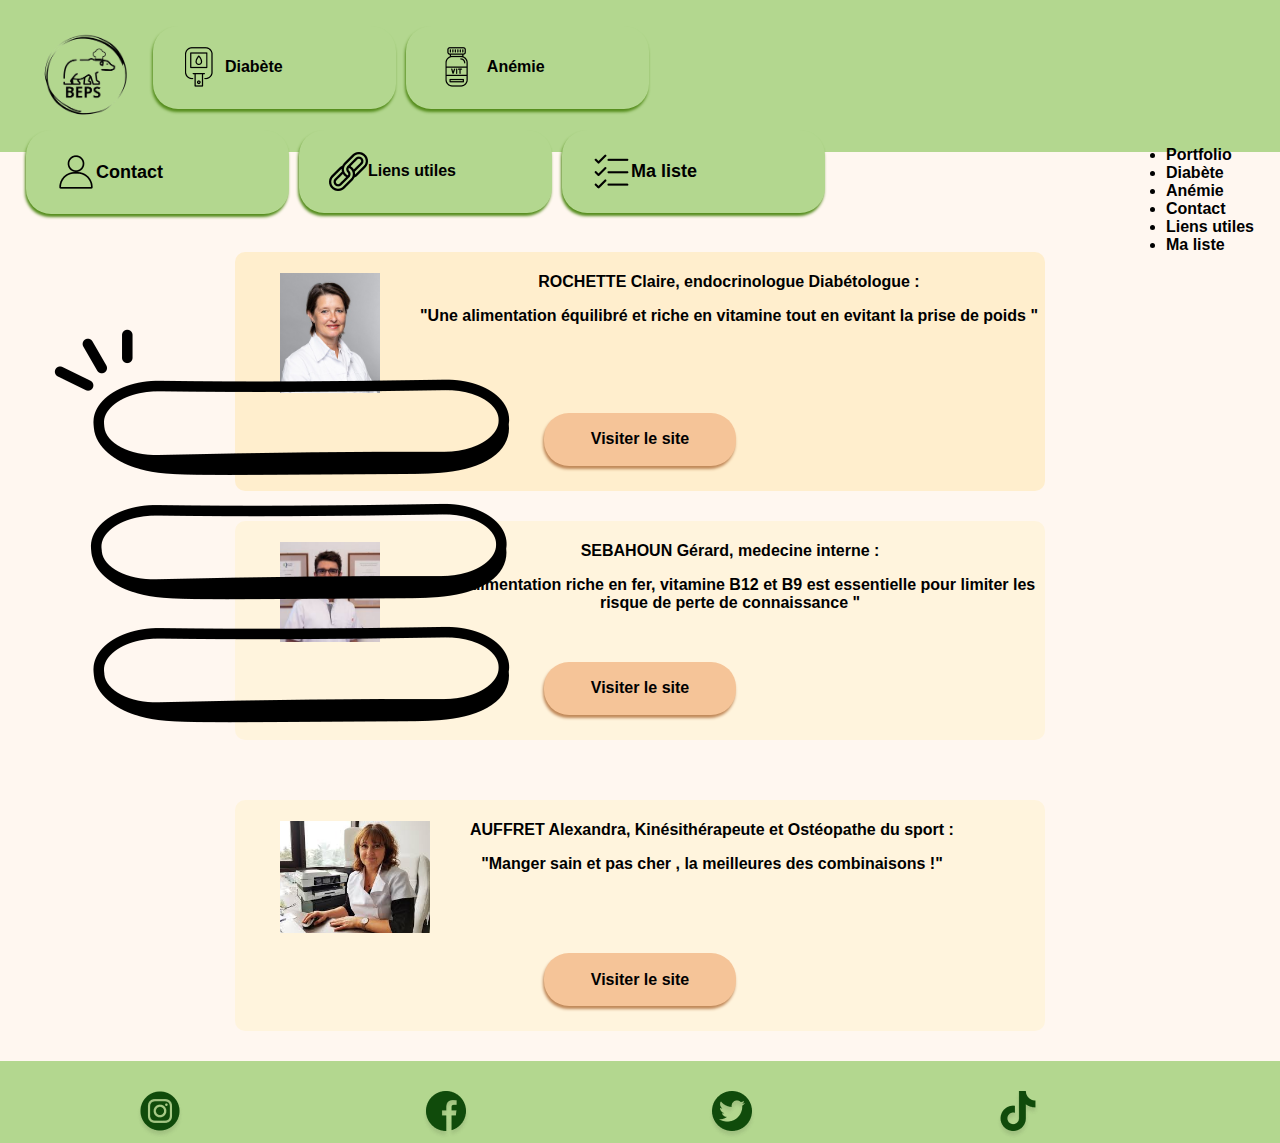
<file: Beps/Liens-utiles/liensutiles.html>
<!DOCTYPE html>
<html lang="en">
<head>
    <meta charset="UTF-8">
    <link rel="icon" href="../image/utile.png">
    <meta http-equiv="X-UA-Compatible" content="IE=edge">
    <meta name="viewport" content="width=device-width, initial-scale=1.0">
    <link rel="stylesheet" href="liensutiles.css">
    <script src="../java.js" defer></script>
    <title>Document</title>
</head>
<body>
    <div class="Header">
        <!-- Section maladies -->
        <div class="maladies">
            <a href="../mainPage.html"> <img class="Logo" src="../image/logo_ours.png" alt=""> </a>
            <a class="clique" href="../diabète/diabète.html"> <img src="../image/diab-log.png" alt=""> Diabète  </a>
            <a class="clique" href="./Anémie.html"><img src="../image/ané-log.png" alt=""> Anémie</a>
        </div>
        <!-- Section liens -->
        <div class="liens">
            <div class="defil">
                     
                <button class="C"><img src="../image/contact-log.png" alt="">Contact</button> 
                
                    <center>
                        <button class="sousC"><a href="">Tel : +33 951453761</a></button>
                        <button class="sousC"><a href="">Mail : bienetre.partage.sante@gmail.com</a></button>
                    </center>
            </div>
            <a class="clique" href="./liensutiles.html"><img src="../image/liens-log.png" alt=""> Liens utiles</a>
            <div class="defil">
                
                        <button class="ML" > <img src="../image/liste-log.png" alt="">Ma liste</button> 
                    <center>
                        <button class="sousML"><a href="">MilleFeuille </a></button>
                        <button class="sousML"><a href="">Salade d'épinard </a></button>
                    </center>
                    
                
            </div>
            
        </div>
   

    <div class="phoneMenu" >
        
        <ul>
            <li><a href="../../index.html">Portfolio</a></li>
            <li><a href="../diabète/Diabète.html">Diabète</a></li>
            <li><a href="../Anémie/Anémie.html">Anémie</a></li>
            <li><a href="#">Contact</a></li>
            <li><a href="../Liens-utiles/liensutiles.html">Liens utiles </a></li>
            <li><a href="#">Ma liste</a></li>
        </ul>
   </div>
   <nav>
        <div class="Hmenu">
            <img src="../image/menu.png" alt="">
          
        </div>
   </nav>
    </div>

    
    

 <div class="page">  
<center>
         <div class="blocpro1">
              <div class="blocpapa1">
                 <figure>
             <img class="imageP1" src="../image/nutri femme1.jpg" alt="">
                 </figure>

                 <div class="textebloc1">
                     <p class="texteP1">ROCHETTE Claire, endocrinologue Diabétologue : </p>
                     <p class="texteP1"> "Une alimentation équilibré et riche en vitamine tout en evitant la prise de poids "</p>
                     
                 </div>
              </div>
              <div class="but">
                 <a  href="https://www.hopital-prive-lacasamance.fr/fr/medecins/praticiens/id-2917-claire-rochette" > Visiter le site </a>   
                </div>
                
             </div>
</center>

<center>
    <div class="blocpro2">
          <div class="blocpapa2">
                <figure>
                    <img class="imageP2" src="../image/doc homme.jpg" alt="">
                </figure>
            
                <div class="textebloc2">
                    <p class="texteP">SEBAHOUN Gérard, medecine interne : </p>
                    <p class="texteP">"Une alimentation riche en fer, vitamine B12 et B9 est essentielle pour limiter les risque de perte de connaissance "</p>
                </div>
            </div>
                <div class="but"> 
                    <a  href="https://ch-aubagne.eu/medecin/gerard-sebahoun/" > Visiter le site </a>   
                </div>
               
</center>
            
    </div>

<center>
    <div class="blocpro3">
        <div class="blocpapa3">
          <figure>
            <img class="imageP3" src="../image/nutrifemme2.jpg" alt="">
        </figure>
         <div class="textebloc3">
            <p class="texteP"> AUFFRET Alexandra, Kinésithérapeute et Ostéopathe du sport : </p>
            <p class="texteP">"Manger sain et pas cher , la meilleures des combinaisons !" </p>
         </div>
        </div>  
           
        <div class="but"> 
            <a  href="https://toutpourmasante.fr/manger-sain-et-pas-cher/" > Visiter le site </a>   
        </div>

</center>
</div>
</div> 







    <div class="footer">
        <a class="icon-link" href="https://www.instagram.com/_____beps_____/"><img src="../image/instagram 1.png" alt=""></a>
        <a class="icon-link" href=" https://www.facebook.com/profile.php?id=61553080681782"><img src="../image/facebook 1.png" alt=""></a>
        <a class="icon-link" href=""><img src="../image/twitter 1.png" alt=""></a>
        <a class="icon-link" href=""><img src="../image/tic-tac 1.png" alt=""></a>
     </div>

</body>
</html>
</file>
<file: Chess/style.css>
@import url('https://fonts.googleapis.com/css2?family=Poppins:wght@500&display=swap');
*{
    margin-left: auto;
    margin-right: auto;
}
body {
 background-color: antiquewhite;
}


#gameboard{
    width: 640px;
    height: 640px;
    display: flex;
    padding-top: 50px;
    padding-bottom: 50px;
    flex-wrap: wrap;
    animation: board-show 1000ms;
}
#refresh{
    margin-top: 20px;
    margin-bottom: -20px;
    display: flex;
   
    display: flex;
    padding-top: 5px;
    border-radius: 25%;
    border: none;
    flex-wrap: wrap;
    animation: board-show 1000ms;
    font-family: 'poppins', sans-serif;
    color: black;
    text-decoration: none;
    font-size:xx-large;
}

#refresh:hover{
    background-color: red;
    transform: scale(1.1);
    transition: all 0.5s;
}
.square{
    height: 80px;
    width: 80px;
    position: relative;
    animation: board-show 1500ms;
    
}


.square svg {
    
    height: 70px;
    width: 70px;
    margin: 5px;
    position: relative;
    z-index: -9;
}

path {
    position: relative;
    z-index: -10;
}
.piece {
    position: relative;
    z-index: 9;
}


.beige { 
    background-color: rgb(218, 218, 210);
}

.brown {
    background-color:rgba(50, 121, 150, 0.637);
}

.black {
    
    fill: rgb(48, 26, 26);
    
}

.white {
    fill: beige;
    
}

p, a {
    font-family: 'poppins', sans-serif;
    color: black;
    text-decoration: none;
    font-size:xx-large;
    
}

a {
    transition: all 0.3s;
    
  }
  
a:hover {
    background-color:blanchedalmond;
    transform: scale(1.1);
    
  }

  .clique {       /*  bouton LIENS */
    display: flex;
    background-color: #e5e9e2; /* Couleur de fond des boutons Liens */
    padding: 15px 30px; /* Augmente la taille des  Liens */
    border: none;
    cursor: pointer;
    border-radius: 25px; /*  arrondis les bouton */
   
   
    width: fit-content;
    height: 50px;
    box-shadow: -1px 3px 3px  #0594e7;
      animation: txt-show 1s;
}



.txtBox {
    
    box-shadow: rgba(0, 0, 0, 0.25) 0px 54px 55px, rgba(0, 0, 0, 0.12) 0px -12px 30px, rgba(0, 0, 0, 0.12) 0px 4px 6px, rgba(0, 0, 0, 0.17) 0px 12px 13px, rgba(0, 0, 0, 0.09) 0px -3px 5px;
    border-radius: 20px;
    height: auto;
    max-width: fit-content;
    padding: 2% ;
    display: flex ;
    align-items: center;
    background-color: blanchedalmond;
    animation: txt-show 1s;
    
}

@keyframes board-show {
    from {
      filter: blur(100%) ;
      opacity: 0;
    }
    to {
      filter: blur(0%) ;
      opacity: 1;
    }
  }

  @keyframes txt-show {
    from {
        filter:  blur(100%);
        opacity: 0;
    }
    to {
        
        filter: blur(0%) ;
        opacity: 1;
    }
  }

@media(max-width:650px){
    .txtBox p {
        font-size: 20px;
        height: fit-content;
        
    }
    .clique {
        font-size: 20px;
       height: fit-content;
    }
    .square{
        height: 40px;
        width: 40px;
    }
    #gameboard{
        width: 320px;
        height: 320px;
    }
    .square svg {
    
        height: 35px;
        width: 35px;
        margin: 3.5px;
    }
}
</file>
<file: Beps/mainPage.css>
*{
    font-weight: 600;
}


.C{
    font-size: large;
    display: flex;
    align-items: center;
    background-color: #B3D78F;
    padding: 22px 30px;
    border: none;
    border-radius: 25px;
    margin-right: 10px;
    width: 262.974px;
    box-shadow: -1px 3px 3px #548C1B;
    transition: background-color 0.3s, transform 0.3s; 
}

.sousC{
    display: none;
    margin-top: 7px;
    margin-bottom: 7px;
    background-color: #B3D78F;
}

.defil:hover .sousC {
    display: block;
    align-items: center;
    padding: 22px 30px;
    border: none;
    border-radius: 25px;
    margin-right: 10px;
    width: 262.974px;
    box-shadow: -1px 3px 3px #548C1B;
    transition: background-color 0.3s, transform 0.3s;
    
    
    }

.defil{
    display: flex;
    flex-direction: column;
    
    /* transition: opacity 1s ease; */
}

.sousML {
    display: none;
    margin-top: 7px;
    margin-bottom: 7px;
    background-color: #B3D78F;
    

}
.ML{
    font-family: 'poppins', sans-serif;
    font-size: large;
    font-weight:550;
    display: flex;
    align-items: center;
    background-color: #B3D78F;
    padding: 22px 30px;
    border: none;
    border-radius: 25px;
    margin-right: 10px;
    width: 262.974px;
    box-shadow: -1px 3px 3px #548C1B;
    transition: background-color 0.3s, transform 0.3s;
}

.defil:hover .sousML {
display: block;
align-items: center;
padding: 22px 30px;
border: none;
border-radius: 25px;
margin-right: 10px;
width: 262.974px;
box-shadow: -1px 3px 3px #548C1B;


}
.defil button:hover{
    background-color: #FFF4DD;
    transform: scale(1.1);
}
@import url('https://fonts.googleapis.com/css2?family=Poppins:wght@500&display=swap');
body{
    display: flex;
    background-color: #FFF7F0;
    flex-direction: column;
    align-items: stretch;
    min-height: 100vh;
    margin: 0;
}
a{
    font-family: 'poppins', sans-serif;
    color: black;
    text-decoration: none;
}

.Header a {
    transition: all 0.3s;
  }
  
.Header a:hover {
    background-color: #FFF4DD;
    transform: scale(1.1);
    
  }


.Header {
    background-color: #B3D78F;
    color: black;
    border: 26px solid #B3D78F;
    display: flex;
    justify-content: space-between;
    flex-wrap: wrap;
    font-family: 'poppins', sans-serif;
    max-height: 100px;
    z-index: 10;
    transition: 0.5s ease-in-out;   

    
}   


.Logo{ 
    height: 100px;
} 

.maladies {
    display: flex;
}

.maladies img { /* on modifie que les image dans la classe maladie  */
    margin-right: 10px; /* Espace minimal entre l'image et les boutons */
}

.liens {
    display: flex;
    
}

.clique {       /*  bouton LIENS */
    display: flex;
    align-items: center; /* Aligner le texte et l'icône au centre */
    background-color: #B3D78F; /* Couleur de fond des boutons Liens */
    padding: 15px 30px; /* Augmente la taille des  Liens */
    border: none;
    cursor: pointer;
    border-radius: 25px; /*  arrondis les bouton */
    margin-right: 10px; /* Espace entre les Liens */
    width: 192.974px;
    height: 52.774px;
    box-shadow: -1px 3px 3px  #548C1B;
}



.footer {
    display: flex;
    justify-content: space-evenly;
    background-color: #B3D78F;
    width: 100%;
    margin-top: auto;
    align-self: flex-end;
}

.icon-link {
    margin-right: 150px; /* Espace entre les icônes  */
    margin-top: 30px; 
    width: 0.5px;
}



.ourson{
    margin: auto;
    margin-top: 10px;
    width: 133px;
    display: flex;
}

.BEPS{
    display: flex;
    justify-content: center;
    color: #FFA800;
    font-family: 'Lemonada', cursive;
   
}

.bien {
    text-align: center;
    font-family: 'Poppins', sans-serif;
    
}

/* Ajoutez du style pour aligner le texte */
.blocTxt {
    background-color: #FFEECD ;
    margin: auto;  
    width:  40%;
    padding: 10px; 
    border-radius: 10px;
    text-align: center; /* Pour aligner le texte au centre horizontalement */
}


    h3 {
    text-align: center; /* Pour aligner le titre "Notre histoire" au centre horizontalement */
    font-family: 'Libre Baskerville', serif;
}

.projTxt{
    font-family: 'poppins', serif;
}

.phoneMenu {
    display: none;
}
.Hmenu{
    display: none;
}


@media(max-width:1800px){
.Header {
    border: 10px ;
    text-size-adjust: 2;
}
}

@media(max-width:1730px){
    .Header  {
        background: none;
        
      .clique {
        display: none;
      }
      button {
        display: none;
      }
      
      
    }
    .lCen {
        position: fixed;
        display: flex;
        justify-content: center;
        }

      .footer{
        width: 100%;
        a {
            width: 90%;
          }
      }
      
    .phoneMenu {
       
        height: 20vh;
        width: 200px;
        max-width: 300px;
        position: fixed;
        top: 0;
        right: -450px;
        display: flex;
        flex-direction: column;
        justify-content: center;
        align-items: center;
        font-style: 3rem;
        transition: 0.3s ease;

        ul, li {
            list-style-type: none;
            font-size: small;
            display: block;
            justify-content: center;
        }
    }
    .phoneMenu.active {
        margin-top: 5px;
        width: 50%;
        
        right: 0px;
        border-top-left-radius: 0.5rem;
        border-bottom-left-radius: 0.5rem;
        a {
            display: flex;
            padding: 5px;
            justify-content: center;
            
        }
        
      }
     

      .Hmenu {
        
        display: block;
        text-decoration: none;
        img{
            height: 60px;
            width: 55px;
            border-radius: 5px;
            position: absolute;
            top: 10px;
            left: 95.5%;
        }
       
      }
     .bg-b{
        filter: blur(5px);
     }
    }

    @media(max-width:1200px){
        .footer {
           display: none;
          }
          
    }
</file>
<file: Beps/Anémie/stylerecette3.css>
@import url('https://fonts.googleapis.com/css2?family=Libre+Baskerville:ital,wght@0,400;0,700;1,400&family=Poppins:wght@400;600&display=swap');



*{
    font-weight: 600;
}


.C{
    font-size: large;
    display: flex;
    align-items: center;
    background-color: #B3D78F;
    padding: 22px 30px;
    border: none;
    border-radius: 25px;
    margin-right: 10px;
    width: 262.974px;
    box-shadow: -1px 3px 3px #548C1B;
    transition: background-color 0.3s, transform 0.3s; 
}

.sousC{
    display: none;
    margin-top: 7px;
    margin-bottom: 7px;
    background-color: #B3D78F;
}

.defil:hover .sousC {
    display: block;
    align-items: center;
    padding: 22px 30px;
    border: none;
    border-radius: 25px;
    margin-right: 10px;
    width: 262.974px;
    box-shadow: -1px 3px 3px #548C1B;
    transition: background-color 0.3s, transform 0.3s;
    
    
    }

.defil{
    display: flex;
    flex-direction: column;
    
    /* transition: opacity 1s ease; */
}

.sousML {
    display: none;
    margin-top: 7px;
    margin-bottom: 7px;
    background-color: #B3D78F;
    

}
.ML{
    font-family: 'poppins', sans-serif;
    font-size: large;
    font-weight:550;
    display: flex;
    align-items: center;
    background-color: #B3D78F;
    padding: 22px 30px;
    border: none;
    border-radius: 25px;
    margin-right: 10px;
    width: 262.974px;
    box-shadow: -1px 3px 3px #548C1B;
    transition: background-color 0.3s, transform 0.3s;
}

.defil:hover .sousML {
display: block;
align-items: center;
padding: 22px 30px;
border: none;
border-radius: 25px;
margin-right: 10px;
width: 262.974px;
box-shadow: -1px 3px 3px #548C1B;


}
.defil button:hover{
    background-color: #FFF4DD;
    transform: scale(1.1);
}
@import url('https://fonts.googleapis.com/css2?family=Poppins:wght@500&display=swap');
body{
    display: flex;
    background-color: #FFF7F0;
    flex-direction: column;
    align-items: stretch;
    min-height: 100vh;
    margin: 0;
}
a{
    font-family: 'poppins', sans-serif;
    color: black;
    text-decoration: none;
}

.Header a {
    transition: all 0.3s;
  }
  
.Header a:hover {
    background-color: #FFF4DD;
    transform: scale(1.1);
    
  }


.Header {
    background-color: #B3D78F;
    color: black;
    border: 26px solid #B3D78F;
    display: flex;
    justify-content: space-between;
    flex-wrap: wrap;
    font-family: 'poppins', sans-serif;
    max-height: 100px;
    z-index: 10;
    transition: 0.5s ease-in-out;   

    
}   

.Logo {
    height: 100px;
}

.maladies {
    display: flex;
}

.liens {
    display: flex;
}

.maladies .clique  {  /*  /* on modifie que les bouton dans la classe maladie  */
    background-color: #B3D78F; /* Couleur de fond des boutons "Liens" */
    display: flex;
    align-items: center; /* Aligner le texte et l'icône au centre */
    padding: 15px 30px; /* Augmenter la taille des boutons "Diabète" et "Anémie" */
    border: none;
    cursor: pointer;
    border-radius: 25px; /* Arrondir les boutons */
    margin-right: 10px; /* Espace entre Diabète et Anémie */
    width: 182.974px;
    height: 52.774px;
    box-shadow: -1px 3px 3px  #548C1B;
}

.liens {
    display: flex;
    
}

.liens .clique {       /*  bouton LIENS */
    display: flex;
    align-items: center; /* Aligner le texte et l'icône au centre */
    background-color: #B3D78F; /* Couleur de fond des boutons Liens */
    padding: 15px 30px; /* Augmente la taille des  Liens */
    border: none;
    cursor: pointer;
    border-radius: 25px; /*  arrondis les bouton */
    margin-right: 10px; /* Espace entre les Liens */
    width: 192.974px;
    height: 52.774px;
    box-shadow: -1px 3px 3px  #548C1B;
}



.footer {
    display: flex;
    justify-content: space-evenly;
    background-color: #B3D78F;
    width: 100%;
    margin-top: auto;
    align-self: flex-end;
}



.icon-link {
    margin-right: 150px; /* Espace entre les icônes  */
    margin-top: 30px; 
    width: 0.5px;
}

.imageshead {
    width: 39px;
    height: 39px;
}



/* Pages Recette */
.titrerecette {
    display: flex;
    align-items: center;
    justify-content: space-between;
    font-family: 'Libre Baskerville', serif;
    padding-left: 30px;
    letter-spacing: 1.8px;
}


.imagerecette, .star {
    width: 40px;
    height: 40px;
}

.inforecette button {
    background-color: #FFF4DD; /* Couleur de fond des boutons "Liens" */
    padding: 15px 30px; /* Augmenter la taille des boutons "Liens" */
    border: none;
    border-radius: 10px; /* Rendre les boutons "Liens" plus arrondis */
    margin-right: 20px; /* Espace entre les boutons "Liens" */
    display: inline-flex;
    align-items:center; /* Aligner le texte et l'icône au centre */
    justify-content: space-around;
    width: 192.974px;
    height: 52.774px;
    box-shadow: -1px 3px 3px  #c08858
}

.inforecette {
    padding-right: 30px;
}

.recette {
    background-color: #FFF4DD;
    padding: 30px;
    display: flex;
    justify-content: center;
}

.blocingredient {
    display: flex;
    background-color: #F5C498;
    border-radius: 20px;
    justify-content: center;
    justify-content: space-evenly;
    padding: 20px
}

h2 {
    display: flex;
    justify-content: center;
    letter-spacing: 1.8px;
}

.blocrecette {
    background-color: #F5C498;
    border-radius: 20px;
    padding: 20px;
}

.quantite{
    font-weight: bold;
}

.photorecette{
    margin-left: 3%;
    width: 40%;
    height: 470px;
}


.etoile, .comment {
    cursor: pointer;
    background-color: #FFF4DD; /* Couleur de fond des boutons "Liens" */
    padding: 15px 30px; /* Augmenter la taille des boutons "Liens" */
    border: none;
    border-radius: 10px; /* Rendre les boutons "Liens" plus arrondis */
    margin-right: 20px; /* Espace entre les boutons "Liens" */
    display: inline-flex;
    align-items:center; /* Aligner le texte et l'icône au centre */
    justify-content: space-around;
    width: 250px;
    height: 52.774px;
    box-shadow: -1px 3px 3px  #c08858
}

.like{
    cursor: pointer;
    background-color: #FFF4DD; /* Couleur de fond des boutons "Liens" */
    padding: 15px 30px; /* Augmenter la taille des boutons "Liens" */
    border: none;
    border-radius: 10px; /* Rendre les boutons "Liens" plus arrondis */
    margin-right: 20px; /* Espace entre les boutons "Liens" */
    display: inline-flex;
    align-items:center; /* Aligner le texte et l'icône au centre */
    justify-content: space-around;
    width: 100px;
    height: 52.774px;
    box-shadow: -1px 3px 3px  #c08858
}

.basrecette {
    display: flex;
    justify-content: end;
    margin: 10px;
}

.ligne  {
    display: flex;
    justify-content: end;
}
</file>
<file: Beps/Anémie/stylerecette4.css>
@import url('https://fonts.googleapis.com/css2?family=Libre+Baskerville:ital,wght@0,400;0,700;1,400&family=Poppins:wght@400;600&display=swap');



*{
    font-weight: 600;
}


.C{
    font-size: large;
    display: flex;
    align-items: center;
    background-color: #B3D78F;
    padding: 22px 30px;
    border: none;
    border-radius: 25px;
    margin-right: 10px;
    width: 262.974px;
    box-shadow: -1px 3px 3px #548C1B;
    transition: background-color 0.3s, transform 0.3s; 
}

.sousC{
    display: none;
    margin-top: 7px;
    margin-bottom: 7px;
    background-color: #B3D78F;
}

.defil:hover .sousC {
    display: block;
    align-items: center;
    padding: 22px 30px;
    border: none;
    border-radius: 25px;
    margin-right: 10px;
    width: 262.974px;
    box-shadow: -1px 3px 3px #548C1B;
    transition: background-color 0.3s, transform 0.3s;
    
    
    }

.defil{
    display: flex;
    flex-direction: column;
    
    /* transition: opacity 1s ease; */
}

.sousML {
    display: none;
    margin-top: 7px;
    margin-bottom: 7px;
    background-color: #B3D78F;
    

}
.ML{
    font-family: 'poppins', sans-serif;
    font-size: large;
    font-weight:550;
    display: flex;
    align-items: center;
    background-color: #B3D78F;
    padding: 22px 30px;
    border: none;
    border-radius: 25px;
    margin-right: 10px;
    width: 262.974px;
    box-shadow: -1px 3px 3px #548C1B;
    transition: background-color 0.3s, transform 0.3s;
}

.defil:hover .sousML {
display: block;
align-items: center;
padding: 22px 30px;
border: none;
border-radius: 25px;
margin-right: 10px;
width: 262.974px;
box-shadow: -1px 3px 3px #548C1B;


}
.defil button:hover{
    background-color: #FFF4DD;
    transform: scale(1.1);
}
@import url('https://fonts.googleapis.com/css2?family=Poppins:wght@500&display=swap');
body{
    display: flex;
    background-color: #FFF7F0;
    flex-direction: column;
    align-items: stretch;
    min-height: 100vh;
    margin: 0;
}
a{
    font-family: 'poppins', sans-serif;
    color: black;
    text-decoration: none;
}

.Header a {
    transition: all 0.3s;
  }
  
.Header a:hover {
    background-color: #FFF4DD;
    transform: scale(1.1);
    
  }


.Header {
    background-color: #B3D78F;
    color: black;
    border: 26px solid #B3D78F;
    display: flex;
    justify-content: space-between;
    flex-wrap: wrap;
    font-family: 'poppins', sans-serif;
    max-height: 100px;
    z-index: 10;
    transition: 0.5s ease-in-out;   

    
}   

.Logo {
    height: 100px;
}

.maladies {
    display: flex;
}
.maladies .clique  {  /*  /* on modifie que les bouton dans la classe maladie  */
    background-color: #B3D78F; /* Couleur de fond des boutons "Liens" */
    display: flex;
    align-items: center; /* Aligner le texte et l'icône au centre */
    padding: 15px 30px; /* Augmenter la taille des boutons "Diabète" et "Anémie" */
    border: none;
    cursor: pointer;
    border-radius: 25px; /* Arrondir les boutons */
    margin-right: 10px; /* Espace entre Diabète et Anémie */
    width: 182.974px;
    height: 52.774px;
    box-shadow: -1px 3px 3px  #548C1B;
}

.liens {
    display: flex;
}   

.liens .clique {       /*  bouton LIENS */
    display: flex;
    align-items: center; /* Aligner le texte et l'icône au centre */
    background-color: #B3D78F; /* Couleur de fond des boutons Liens */
    padding: 15px 30px; /* Augmente la taille des  Liens */
    border: none;
    cursor: pointer;
    border-radius: 25px; /*  arrondis les bouton */
    margin-right: 10px; /* Espace entre les Liens */
    width: 192.974px;
    height: 52.774px;
    box-shadow: -1px 3px 3px  #548C1B;
}



.footer {
    display: flex;
    justify-content: space-evenly;
    background-color: #B3D78F;
    width: 100%;
    margin-top: auto;
    align-self: flex-end;
}



.icon-link {
    margin-right: 150px; /* Espace entre les icônes  */
    margin-top: 30px; 
    width: 0.5px;
}


.imageshead {
    width: 39px;
    height: 39px;
}


/* Pages Recette */
.titrerecette {
    display: flex;
    align-items: center;
    justify-content: space-between;
    font-family: 'Libre Baskerville', serif;
    padding-left: 30px;
    letter-spacing: 1.8px;
}


.imagerecette, .star {
    width: 40px;
    height: 40px;
}

.inforecette button {
    background-color: #FFF4DD; /* Couleur de fond des boutons "Liens" */
    padding: 15px 30px; /* Augmenter la taille des boutons "Liens" */
    border: none;
    border-radius: 10px; /* Rendre les boutons "Liens" plus arrondis */
    margin-right: 20px; /* Espace entre les boutons "Liens" */
    display: inline-flex;
    align-items:center; /* Aligner le texte et l'icône au centre */
    justify-content: space-around;
    width: 192.974px;
    height: 52.774px;
    box-shadow: -1px 3px 3px  #c08858
}

.inforecette {
    padding-right: 30px;
}

.recette {
    background-color: #FFF4DD;
    padding: 30px;
    display: flex;
    justify-content: center;
}

.blocingredient {
    display: flex;
    background-color: #F5C498;
    border-radius: 20px;
    justify-content: center;
    justify-content: space-evenly;
    padding: 20px
}

h2 {
    display: flex;
    justify-content: center;
    letter-spacing: 1.8px;
}

.blocrecette {
    background-color: #F5C498;
    border-radius: 20px;
    padding: 20px;
}

.quantite{
    font-weight: bold;
}

.photorecette{
    margin-left: 3%;
    width: 900px;
}


.etoile, .comment {
    cursor: pointer;
    background-color: #FFF4DD; /* Couleur de fond des boutons "Liens" */
    padding: 15px 30px; /* Augmenter la taille des boutons "Liens" */
    border: none;
    border-radius: 10px; /* Rendre les boutons "Liens" plus arrondis */
    margin-right: 20px; /* Espace entre les boutons "Liens" */
    display: inline-flex;
    align-items:center; /* Aligner le texte et l'icône au centre */
    justify-content: space-around;
    width: 250px;
    height: 52.774px;
    box-shadow: -1px 3px 3px  #c08858

}

.like{
    cursor: pointer;
    background-color: #FFF4DD; /* Couleur de fond des boutons "Liens" */
    padding: 15px 30px; /* Augmenter la taille des boutons "Liens" */
    border: none;
    border-radius: 10px; /* Rendre les boutons "Liens" plus arrondis */
    margin-right: 20px; /* Espace entre les boutons "Liens" */
    display: inline-flex;
    align-items:center; /* Aligner le texte et l'icône au centre */
    justify-content: space-around;
    width: 100px;
    height: 52.774px;
    box-shadow: -1px 3px 3px  #c08858
}

.basrecette {
    display: flex;
    justify-content: end;
    margin: 10px;
}


.phoneMenu {
    display: none;
}
.Hmenu{
    display: none;
}


@media(max-width:1800px){
    .Header {
        border: 10px ;
        text-size-adjust: 2;
    }
    }
    
    @media(max-width:1730px){
        .Header  {
            background: none;
            
          .clique {
            display: none;
          }
          button {
            display: none;
          }
          
          
        }
        .lCen {
            position: fixed;
            display: flex;
            justify-content: center;
            }
    
          .footer{
            width: 100%;
            a {
                width: 90%;
              }
          }
          
        .phoneMenu {
           
            height: 20vh;
            width: 200px;
            max-width: 300px;
            position: fixed;
            top: 0;
            right: -450px;
            display: flex;
            flex-direction: column;
            justify-content: center;
            align-items: center;
            font-style: 3rem;
            transition: 0.3s ease;
    
            ul, li {
                list-style-type: none;
                font-size: small;
                display: block;
                justify-content: center;
            }
        }

        .phoneMenu.active {
            margin-top: 5px;
            width: 50%;
            
            right: 0px;
            border-top-left-radius: 0.5rem;
            border-bottom-left-radius: 0.5rem;
            a {
                display: flex;
                padding: 5px;
                justify-content: center;
                
            }
            
          }
         
    
          .Hmenu {
            
            display: block;
            text-decoration: none;
            img{
                height: 60px;
                width: 55px;
                border-radius: 5px;
                position: absolute;
                top: 10px;
                left: 95.5%;
            }
           
          }
         .bg-b{
            filter: blur(5px);
         }
        }

        @media (max-width:1400px) {
            .titrerecette,.recette {
                display: block;
               margin-top: 10px;
                margin-bottom: 10px;
               
                
            }
            .photorecette{
                position: relative;
                border-radius: 50px;
                width: 100%;
                margin: 0;
                padding: 5px;
            }
        }
            
        @media(max-width:1200px){
            .footer {
               display: none;
              }
            }
</file>
<file: Beps/diabète/stylerecette1.css>
@import url('https://fonts.googleapis.com/css2?family=Libre+Baskerville:ital,wght@0,400;0,700;1,400&family=Poppins:wght@400;600&display=swap');
@import url('https://fonts.googleapis.com/css2?family=Poppins:wght@500&display=swap');


*{
    font-weight: 600;
}


.C{
    font-size: large;
    display: flex;
    align-items: center;
    background-color: #B3D78F;
    padding: 22px 30px;
    border: none;
    border-radius: 25px;
    margin-right: 10px;
    width: 262.974px;
    box-shadow: -1px 3px 3px #548C1B;
    transition: background-color 0.3s, transform 0.3s; 
}

.sousC{
    display: none;
    margin-top: 7px;
    margin-bottom: 7px;
    background-color: #B3D78F;
}

.defil:hover .sousC {
    display: block;
    align-items: center;
    padding: 22px 30px;
    border: none;
    border-radius: 25px;
    margin-right: 10px;
    width: 262.974px;
    box-shadow: -1px 3px 3px #548C1B;
    transition: background-color 0.3s, transform 0.3s;
    
    
    }

.defil{
    display: flex;
    flex-direction: column;
    
    /* transition: opacity 1s ease; */
}

.sousML {
    display: none;
    margin-top: 7px;
    margin-bottom: 7px;
    background-color: #B3D78F;
    

}
.ML{
    font-family: 'poppins', sans-serif;
    font-size: large;
    font-weight:550;
    display: flex;
    align-items: center;
    background-color: #B3D78F;
    padding: 22px 30px;
    border: none;
    border-radius: 25px;
    margin-right: 10px;
    width: 262.974px;
    box-shadow: -1px 3px 3px #548C1B;
    transition: background-color 0.3s, transform 0.3s;
}

.defil:hover .sousML {
display: block;
align-items: center;
padding: 22px 30px;
border: none;
border-radius: 25px;
margin-right: 10px;
width: 262.974px;
box-shadow: -1px 3px 3px #548C1B;


}
.defil button:hover{
    background-color: #FFF4DD;
    transform: scale(1.1);
}
@import url('https://fonts.googleapis.com/css2?family=Poppins:wght@500&display=swap');
body{
    display: flex;
    background-color: #FFF7F0;
    flex-direction: column;
    align-items: stretch;
    min-height: 100vh;
    margin: 0;
}
a{
    font-family: 'poppins', sans-serif;
    color: black;
    text-decoration: none;
}

.Header a {
    transition: all 0.3s;
  }
  
.Header a:hover {
    background-color: #FFF4DD;
    transform: scale(1.1);
    
  }


.Header {
    background-color: #B3D78F;
    color: black;
    border: 26px solid #B3D78F;
    display: flex;
    justify-content: space-between;
    flex-wrap: wrap;
    font-family: 'poppins', sans-serif;
    max-height: 100px;
    z-index: 10;
    transition: 0.5s ease-in-out;   

    
}   

.Logo {
    height: 100px;
}

.maladies {
    display: flex;
}

.liens {
    display: flex;
}

.maladies .clique  {  /*  /* on modifie que les bouton dans la classe maladie  */
    background-color: #B3D78F; /* Couleur de fond des boutons "Liens" */
    display: flex;
    align-items: center; /* Aligner le texte et l'icône au centre */
    padding: 15px 30px; /* Augmenter la taille des boutons "Diabète" et "Anémie" */
    border: none;
    cursor: pointer;
    border-radius: 25px; /* Arrondir les boutons */
    margin-right: 10px; /* Espace entre Diabète et Anémie */
    width: 182.974px;
    height: 52.774px;
    box-shadow: -1px 3px 3px  #548C1B;
}

.liens {
    display: flex;
    
}

.liens .clique {       /*  bouton LIENS */
    display: flex;
    align-items: center; /* Aligner le texte et l'icône au centre */
    background-color: #B3D78F; /* Couleur de fond des boutons Liens */
    padding: 15px 30px; /* Augmente la taille des  Liens */
    border: none;
    cursor: pointer;
    border-radius: 25px; /*  arrondis les bouton */
    margin-right: 10px; /* Espace entre les Liens */
    width: 192.974px;
    height: 52.774px;
    box-shadow: -1px 3px 3px  #548C1B;
}



.footer {
    display: flex;
    justify-content: space-evenly;
    background-color: #B3D78F;
    width: 100%;
    margin-top: auto;
    align-self: flex-end;
}



.icon-link {
    margin-right: 150px; /* Espace entre les icônes  */
    margin-top: 30px; 
    width: 0.5px;
}

.imageshead {
    width: 39px;
    height: 39px;
}


/* Pages Recette */
.titrerecette {
    display: flex;
    align-items: center;
    justify-content: space-between;
    font-family: 'Libre Baskerville', serif;
    padding-left: 30px;
    letter-spacing: 1.8px;
}

/* MODIFICATION */
.imagerecette, .star {
    width: 40px;
    height: 40px;
}
/*MODIFICATION*/

.inforecette button {
    background-color: #FFF4DD; /* Couleur de fond des boutons "Liens" */
    padding: 15px 30px; /* Augmenter la taille des boutons "Liens" */
    border: none;
    border-radius: 10px; /* Rendre les boutons "Liens" plus arrondis */
    margin-right: 20px; /* Espace entre les boutons "Liens" */
    display: inline-flex;
    align-items:center; /* Aligner le texte et l'icône au centre */
    justify-content: space-around;
    width: 192.974px;
    height: 52.774px;
    box-shadow: -1px 3px 3px  #c08858;
}

.inforecette {
    padding-right: 30px;
}

.recette {
    background-color: #FFF4DD;
    padding: 30px;
    display: flex;
    justify-content: center;
}

.blocingredient {
    display: flex;
    background-color: #F5C498;
    border-radius: 20px;
    justify-content: center;
    justify-content: space-evenly;
    padding: 20px
}

h2 {
    display: flex;
    justify-content: center;
    letter-spacing: 1.8px;
}

.blocrecette {
    background-color: #F5C498;
    border-radius: 20px;
    padding: 20px;
}

.quantite{
    font-weight: bold;
}

.photorecette{
    margin-left: 3%;
}


.etoile, .comment {
    cursor: pointer;
    background-color: #FFF4DD; /* Couleur de fond des boutons "Liens" */
    padding: 15px 30px; /* Augmenter la taille des boutons "Liens" */
    border: none;
    border-radius: 10px; /* Rendre les boutons "Liens" plus arrondis */
    margin-right: 20px; /* Espace entre les boutons "Liens" */
    display: inline-flex;
    align-items:center; /* Aligner le texte et l'icône au centre */
    justify-content: space-around;
    width: 250px;
    height: 52.774px;
    box-shadow: -1px 3px 3px  #c08858
}

.like {
    cursor: pointer;
    background-color: #FFF4DD; /* Couleur de fond des boutons "Liens" */
    padding: 15px 30px; /* Augmenter la taille des boutons "Liens" */
    border: none;
    border-radius: 10px; /* Rendre les boutons "Liens" plus arrondis */
    margin-right: 20px; /* Espace entre les boutons "Liens" */
    display: inline-flex;
    align-items:center; /* Aligner le texte et l'icône au centre */
    justify-content: space-around;
    width: 100px;
    height: 52.774px;
    box-shadow: -1px 3px 3px  #c08858
}

.basrecette {
    display: flex;
    justify-content: end;
    margin: 10px;
}

.phoneMenu {
    display: none;
}
.Hmenu{
    display: none;
}


@media(max-width:1800px){
    .Header {
        border: 10px ;
        text-size-adjust: 2;
    }
    }
    
    @media(max-width:1730px){
        .Header  {
            background: none;
            
          .clique {
            display: none;
          }
          button {
            display: none;
          }
          
          
        }
        .lCen {
            position: fixed;
            display: flex;
            justify-content: center;
            }
    
          .footer{
            width: 100%;
            a {
                width: 90%;
              }
          }
          
        .phoneMenu {
           
            height: 20vh;
            width: 200px;
            max-width: 300px;
            position: fixed;
            top: 0;
            right: -450px;
            display: flex;
            flex-direction: column;
            justify-content: center;
            align-items: center;
            font-style: 3rem;
            transition: 0.3s ease;
    
            ul, li {
                list-style-type: none;
                font-size: small;
                display: block;
                justify-content: center;
            }
        }

        .phoneMenu.active {
            margin-top: 5px;
            width: 50%;
            
            right: 0px;
            border-top-left-radius: 0.5rem;
            border-bottom-left-radius: 0.5rem;
            a {
                display: flex;
                padding: 5px;
                justify-content: center;
                
            }
            
          }
         
    
          .Hmenu {
            
            display: block;
            text-decoration: none;
            img{
                height: 60px;
                width: 55px;
                border-radius: 5px;
                position: absolute;
                top: 10px;
                left: 95.5%;
            }
           
          }
         .bg-b{
            filter: blur(5px);
         }
        }

        @media (max-width:1400px) {
            .titrerecette,.recette {
                display: block;
               margin-top: 10px;
                margin-bottom: 10px;
               
                
            }
            .photorecette{
                position: relative;
                border-radius: 50px;
                width: 100%;
                margin: 0;
                padding: 5px;
                max-height: 280px;
            }
        }
            
        @media(max-width:1200px){
            .footer {
               display: none;
              }
            }
</file>
<file: Beps/diabète/stylerecette2.css>
@import url('https://fonts.googleapis.com/css2?family=Libre+Baskerville:ital,wght@0,400;0,700;1,400&family=Poppins:wght@400;600&display=swap');
@import url('https://fonts.googleapis.com/css2?family=Poppins:wght@500&display=swap');



*{
    font-weight: 600;
}


.C{
    font-size: large;
    display: flex;
    align-items: center;
    background-color: #B3D78F;
    padding: 22px 30px;
    border: none;
    border-radius: 25px;
    margin-right: 10px;
    width: 262.974px;
    box-shadow: -1px 3px 3px #548C1B;
    transition: background-color 0.3s, transform 0.3s; 
}

.sousC{
    display: none;
    margin-top: 7px;
    margin-bottom: 7px;
    background-color: #B3D78F;
}

.defil:hover .sousC {
    display: block;
    align-items: center;
    padding: 22px 30px;
    border: none;
    border-radius: 25px;
    margin-right: 10px;
    width: 262.974px;
    box-shadow: -1px 3px 3px #548C1B;
    transition: background-color 0.3s, transform 0.3s;
    
    
    }

.defil{
    display: flex;
    flex-direction: column;
    
    /* transition: opacity 1s ease; */
}

.sousML {
    display: none;
    margin-top: 7px;
    margin-bottom: 7px;
    background-color: #B3D78F;
    

}
.ML{
    font-family: 'poppins', sans-serif;
    font-size: large;
    font-weight:550;
    display: flex;
    align-items: center;
    background-color: #B3D78F;
    padding: 22px 30px;
    border: none;
    border-radius: 25px;
    margin-right: 10px;
    width: 262.974px;
    box-shadow: -1px 3px 3px #548C1B;
    transition: background-color 0.3s, transform 0.3s;
}

.defil:hover .sousML {
display: block;
align-items: center;
padding: 22px 30px;
border: none;
border-radius: 25px;
margin-right: 10px;
width: 262.974px;
box-shadow: -1px 3px 3px #548C1B;


}
.defil button:hover{
    background-color: #FFF4DD;
    transform: scale(1.1);
}
@import url('https://fonts.googleapis.com/css2?family=Poppins:wght@500&display=swap');
body{
    display: flex;
    background-color: #FFF7F0;
    flex-direction: column;
    align-items: stretch;
    min-height: 100vh;
    margin: 0;
}
a{
    font-family: 'poppins', sans-serif;
    color: black;
    text-decoration: none;
}

.Header a {
    transition: all 0.3s;
  }
  
.Header a:hover {
    background-color: #FFF4DD;
    transform: scale(1.1);
    
  }


.Header {
    background-color: #B3D78F;
    color: black;
    border: 26px solid #B3D78F;
    display: flex;
    justify-content: space-between;
    flex-wrap: wrap;
    font-family: 'poppins', sans-serif;
    max-height: 100px;
    z-index: 10;
    transition: 0.5s ease-in-out;   

    
}   

.Logo {
    height: 100px;
}

.maladies {
    display: flex;
}

.liens {
    display: flex;
}

.maladies img { /* on modifie que les image dans la classe maladie  */
    margin-right: 10px; /* Espace minimal entre l'image et les boutons */
}

.maladies .clique  {  /*  /* on modifie que les bouton dans la classe maladie  */
    background-color: #B3D78F; /* Couleur de fond des boutons "Liens" */
    display: flex;
    align-items: center; /* Aligner le texte et l'icône au centre */
    padding: 15px 30px; /* Augmenter la taille des boutons "Diabète" et "Anémie" */
    border: none;
    cursor: pointer;
    border-radius: 25px; /* Arrondir les boutons */
    margin-right: 10px; /* Espace entre Diabète et Anémie */
    width: 182.974px;
    height: 52.774px;
    box-shadow: -1px 3px 3px  #548C1B;
}

.liens .clique {       /*  bouton LIENS */
    display: flex;
    align-items: center; /* Aligner le texte et l'icône au centre */
    background-color: #B3D78F; /* Couleur de fond des boutons Liens */
    padding: 15px 30px; /* Augmente la taille des  Liens */
    border: none;
    cursor: pointer;
    border-radius: 25px; /*  arrondis les bouton */
    margin-right: 10px; /* Espace entre les Liens */
    width: 192.974px;
    height: 52.774px;
    box-shadow: -1px 3px 3px  #548C1B;
}



.footer {
    display: flex;
    justify-content: space-evenly;
    background-color: #B3D78F;
    width: 100%;
    margin-top: auto;
    align-self: flex-end;
}



.icon-link {
    margin-right: 150px; /* Espace entre les icônes  */
    margin-top: 30px; 
    width: 0.5px;
}



.imageshead {
    width: 39px;
    height: 39px;
}

/* Pages Recette */
.titrerecette {
    display: flex;
    align-items: center;
    justify-content: space-between;
    font-family: 'Libre Baskerville', serif;
    padding-left: 30px;
    letter-spacing: 1.8px;
}


.imagerecette, .star {
    width: 40px;
    height: 40px;
}

.inforecette button {
    background-color: #FFF4DD; /* Couleur de fond des boutons "Liens" */
    padding: 15px 30px; /* Augmenter la taille des boutons "Liens" */
    border: none;
    border-radius: 10px; /* Rendre les boutons "Liens" plus arrondis */
    margin-right: 20px; /* Espace entre les boutons "Liens" */
    display: inline-flex;
    align-items:center; /* Aligner le texte et l'icône au centre */
    justify-content: space-around;
    width: 192.974px;
    height: 52.774px;
    box-shadow: -1px 3px 3px  #c08858
}

.inforecette {
    padding-right: 30px;
}

.recette {
    background-color: #FFF4DD;
    padding: 30px;
    display: flex;
    justify-content: center;
}

.blocingredient {
    display: flex;
    background-color: #F5C498;
    border-radius: 20px;
    justify-content: center;
    justify-content: space-evenly;
    padding: 20px
}

h2 {
    display: flex;
    justify-content: center;
    letter-spacing: 1.8px;
}

.blocrecette {
    background-color: #F5C498;
    border-radius: 20px;
    padding: 20px;
}

.quantite{
    font-weight: bold;
}

.photorecette{
    margin-left: 3%;
}


.etoile, .comment {
    cursor: pointer;
    background-color: #FFF4DD; /* Couleur de fond des boutons "Liens" */
    padding: 15px 30px; /* Augmenter la taille des boutons "Liens" */
    border: none;
    border-radius: 10px; /* Rendre les boutons "Liens" plus arrondis */
    margin-right: 20px; /* Espace entre les boutons "Liens" */
    display: inline-flex;
    align-items:center; /* Aligner le texte et l'icône au centre */
    justify-content: space-around;
    width: 250px;
    height: 52.774px;
    box-shadow: -1px 3px 3px  #c08858
}

.like{
    cursor: pointer;
    background-color: #FFF4DD; /* Couleur de fond des boutons "Liens" */
    padding: 15px 30px; /* Augmenter la taille des boutons "Liens" */
    border: none;
    border-radius: 10px; /* Rendre les boutons "Liens" plus arrondis */
    margin-right: 20px; /* Espace entre les boutons "Liens" */
    display: inline-flex;
    align-items:center; /* Aligner le texte et l'icône au centre */
    justify-content: space-around;
    width: 100px;
    height: 52.774px;
    box-shadow: -1px 3px 3px  #c08858
}

.basrecette {
    display: flex;
    justify-content: end;
    margin: 10px;
}
</file>
<file: Beps/Liens-utiles/liensutiles.css>
*{
    font-weight: 600;
}


.C{
    font-size: large;
    display: flex;
    align-items: center;
    background-color: #B3D78F;
    padding: 22px 30px;
    border: none;
    border-radius: 25px;
    margin-right: 10px;
    width: 262.974px;
    box-shadow: -1px 3px 3px #548C1B;
    transition: background-color 0.3s, transform 0.3s; 
}

.sousC{
    display: none;
    margin-top: 7px;
    margin-bottom: 7px;
    background-color: #B3D78F;
}

.defil:hover .sousC {
    display: block;
    align-items: center;
    padding: 22px 30px;
    border: none;
    border-radius: 25px;
    margin-right: 10px;
    width: 262.974px;
    box-shadow: -1px 3px 3px #548C1B;
    transition: background-color 0.3s, transform 0.3s;
    
    
    }

.defil{
    display: flex;
    flex-direction: column;
    
    /* transition: opacity 1s ease; */
}

.sousML {
    display: none;
    margin-top: 7px;
    margin-bottom: 7px;
    background-color: #B3D78F;
    

}
.ML{
    font-family: 'poppins', sans-serif;
    font-size: large;
    font-weight:550;
    display: flex;
    align-items: center;
    background-color: #B3D78F;
    padding: 22px 30px;
    border: none;
    border-radius: 25px;
    margin-right: 10px;
    width: 262.974px;
    box-shadow: -1px 3px 3px #548C1B;
    transition: background-color 0.3s, transform 0.3s;
}

.defil:hover .sousML {
display: block;
align-items: center;
padding: 22px 30px;
border: none;
border-radius: 25px;
margin-right: 10px;
width: 262.974px;
box-shadow: -1px 3px 3px #548C1B;


}
.defil button:hover{
    background-color: #FFF4DD;
    transform: scale(1.1);
}
@import url('https://fonts.googleapis.com/css2?family=Poppins:wght@500&display=swap');
body{
    display: flex;
    background-color: #FFF7F0;
    flex-direction: column;
    align-items: stretch;
    min-height: 100vh;
    margin: 0;
}
a{
    font-family: 'poppins', sans-serif;
    color: black;
    text-decoration: none;
}

.Header a {
    transition: all 0.3s;
  }
  
.Header a:hover {
    background-color: #FFF4DD;
    transform: scale(1.1);
    
  }


.Header {
    background-color: #B3D78F;
    color: black;
    border: 26px solid #B3D78F;
    display: flex;
    justify-content: space-between;
    flex-wrap: wrap;
    font-family: 'poppins', sans-serif;
    max-height: 100px;
    z-index: 10;
    transition: 0.5s ease-in-out;   

    
}   

.Logo {
    height: 100px;
}

.maladies {
    display: flex;
}

.liens {
    display: flex;
}

.maladies img { /* on modifie que les image dans la classe maladie  */
    margin-right: 10px; /* Espace minimal entre l'image et les boutons */
}

.maladies .clique  {  /*  /* on modifie que les bouton dans la classe maladie  */
    background-color: #B3D78F; /* Couleur de fond des boutons "Liens" */
    display: flex;
    align-items: center; /* Aligner le texte et l'icône au centre */
    padding: 15px 30px; /* Augmenter la taille des boutons "Diabète" et "Anémie" */
    border: none;
    cursor: pointer;
    border-radius: 25px; /* Arrondir les boutons */
    margin-right: 10px; /* Espace entre Diabète et Anémie */
    width: 182.974px;
    height: 52.774px;
    box-shadow: -1px 3px 3px  #548C1B;
}

.liens {
    display: flex;
    
}

.liens .clique {       /*  bouton LIENS */
    display: flex;
    align-items: center; /* Aligner le texte et l'icône au centre */
    background-color: #B3D78F; /* Couleur de fond des boutons Liens */
    padding: 15px 30px; /* Augmente la taille des  Liens */
    border: none;
    cursor: pointer;
    border-radius: 25px; /*  arrondis les bouton */
    margin-right: 10px; /* Espace entre les Liens */
    width: 192.974px;
    height: 52.774px;
    box-shadow: -1px 3px 3px  #548C1B;
}



.footer {
    display: flex;
    justify-content: space-evenly;
    background-color: #B3D78F;
    width: 100%;
    margin-top: auto;
    align-self: flex-end;
}




.icon-link {
    margin-right: 150px; /* Espace entre les icônes  */
    margin-top: 30px; 
    width: 0.5px;
}

.blocpro1{
    background-color: #FFEECD;
    padding: 5px;
    border-radius: 10px;
    width: 800px;
    margin: 30px;
    margin-top: 100px;
}


.blocpro2{
    background-color: #FFF4DD;
    width: 800px;
    padding: 5px;
    border-radius: 10px;
    margin: 30px;
   
}

.blocpro3{
    background-color: #FFF4DD;
    padding: 5px;
    border-radius: 10px;
    width: 800px;
    margin: 30px;
}

.imageP2{
     
    width: 100px; 
    
}
   
.imageP1{
    
    width: 100px;
    
   }
   .imageP3{

    width: 150px;
   }

   .blocpapa2{
    display: flex;
   }

   .blocpapa3{
    display: flex;
   }

   .blocpapa1{
    display: flex;
   }
   .textebloc1{
    font-family: 'Poppins', sans-serif;
   }
   .textebloc2{
    font-family: 'Poppins', sans-serif;
   }
   .textebloc3{
    font-family: 'Poppins', sans-serif;
   }

   .Header a {
    transition: all 0.3s;
  }
  
  .Header a:hover {
    background-color: #FFF4DD;
    transform: scale(1.1);
  }
  
  .but:hover {
    background-color: #FFF4DD;
    transform: scale(1.1);
  }
  
  .but {
    width: 192.974px;
    height: 52.774px;
    background-color: #F5C498;
    border: none;
    cursor: pointer;
    border-radius: 25px;
    box-shadow: -1px 3px 3px  #C08858;
    margin-bottom: 20px;
    font-family: 'Poppins', sans-serif;
    display: flex;
    justify-content: center;
    align-items: center;
  }
</file>
